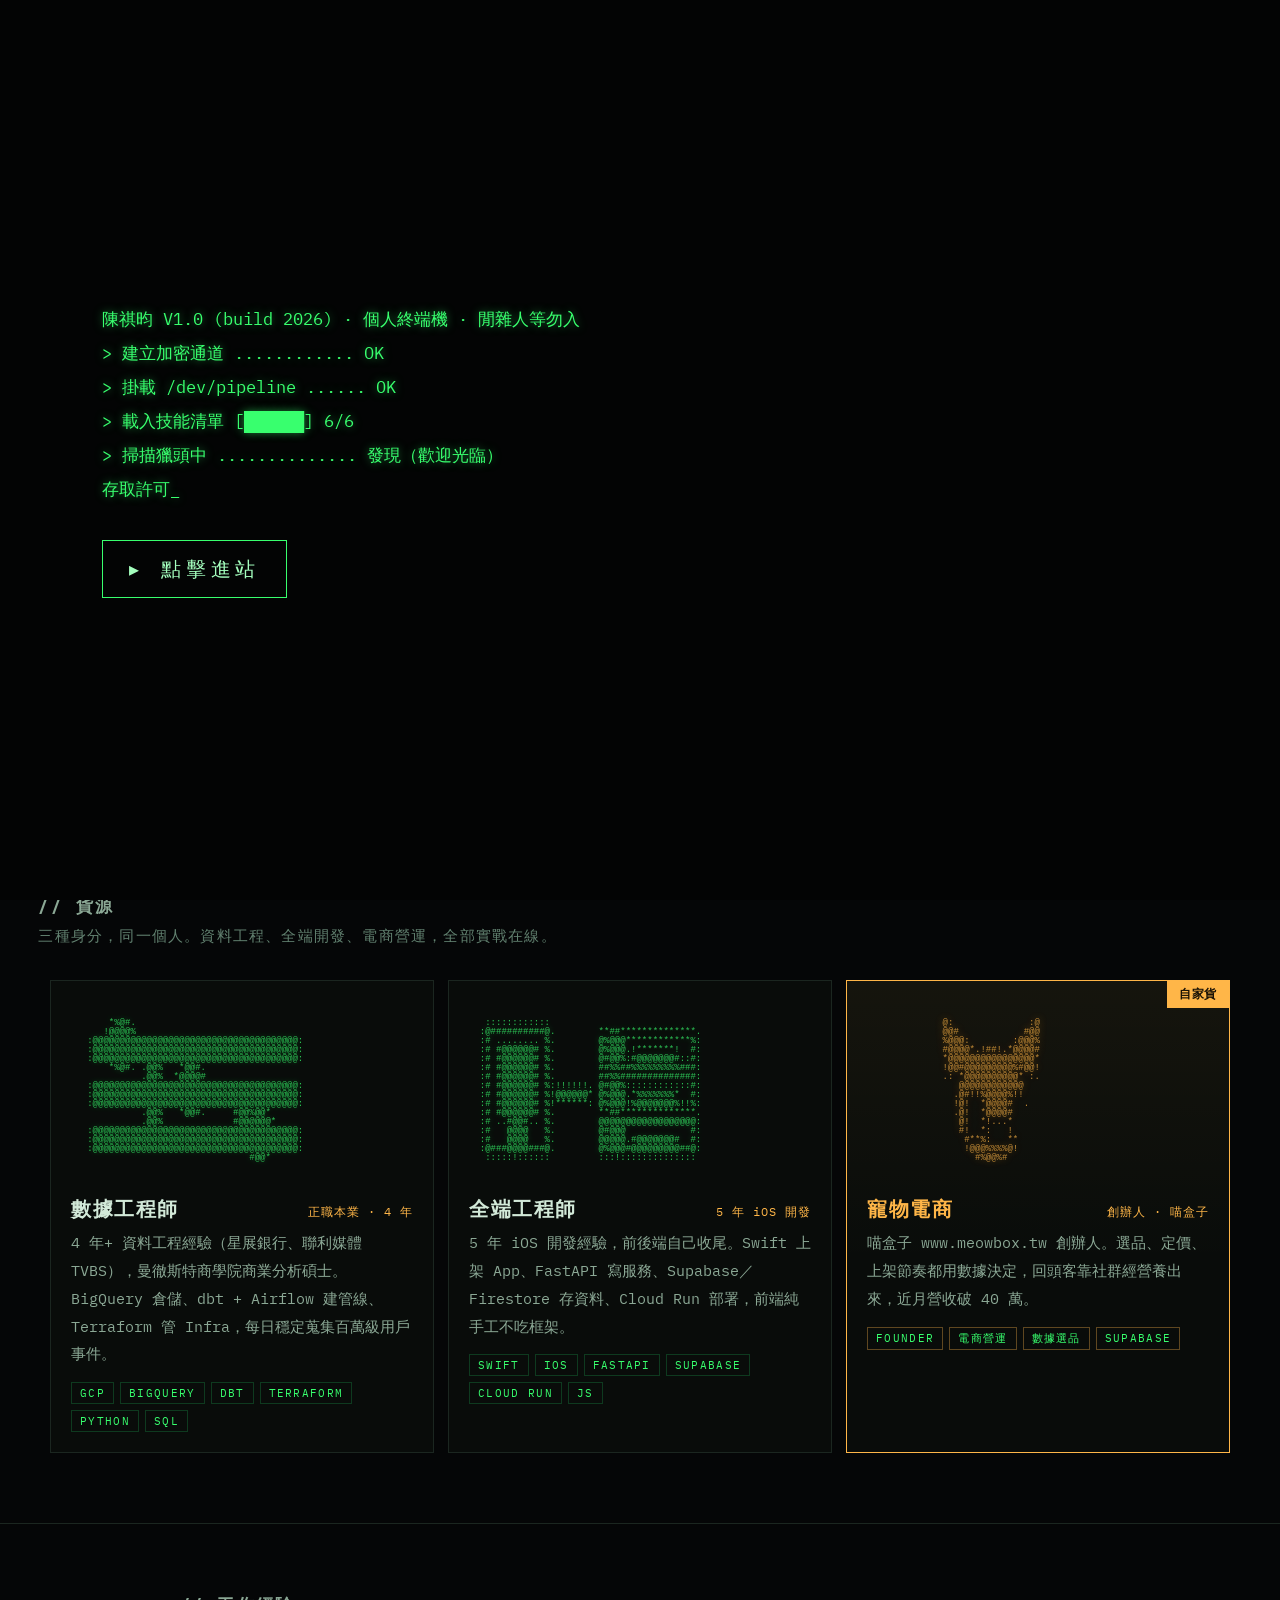
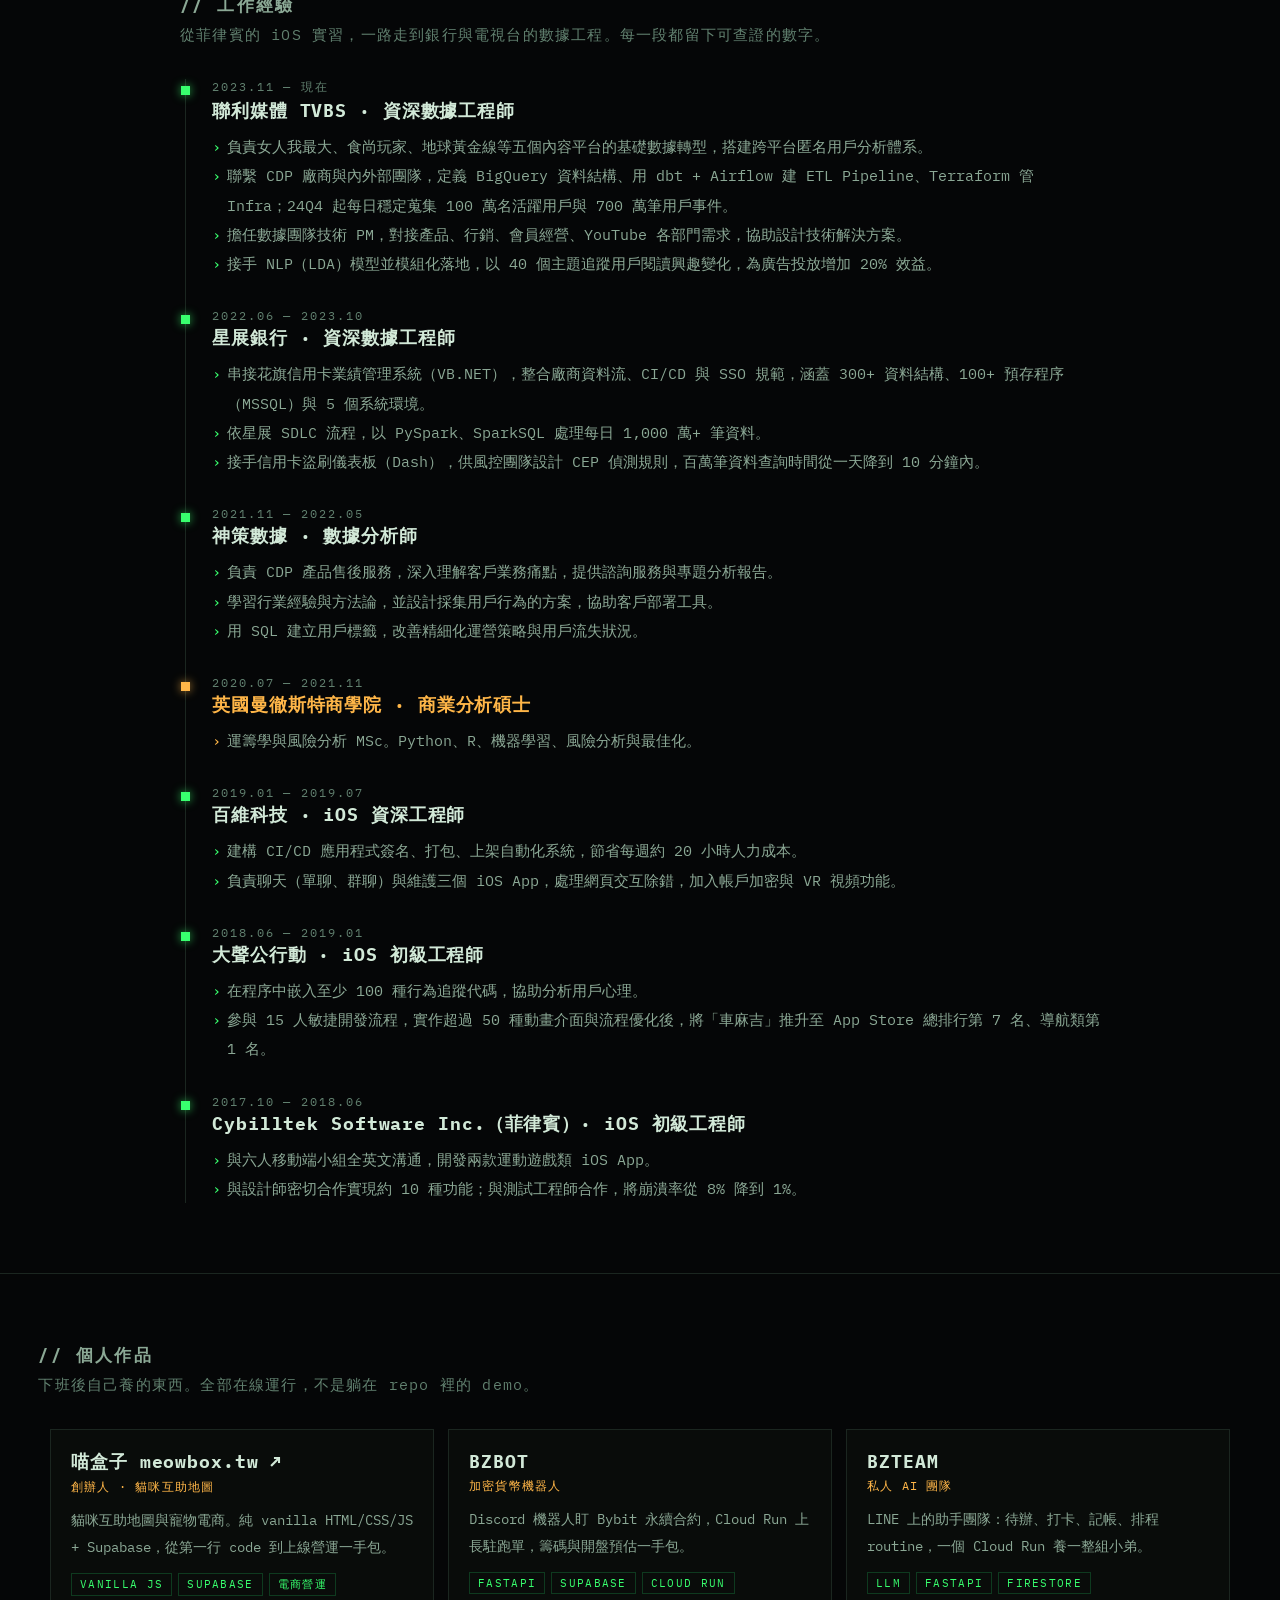
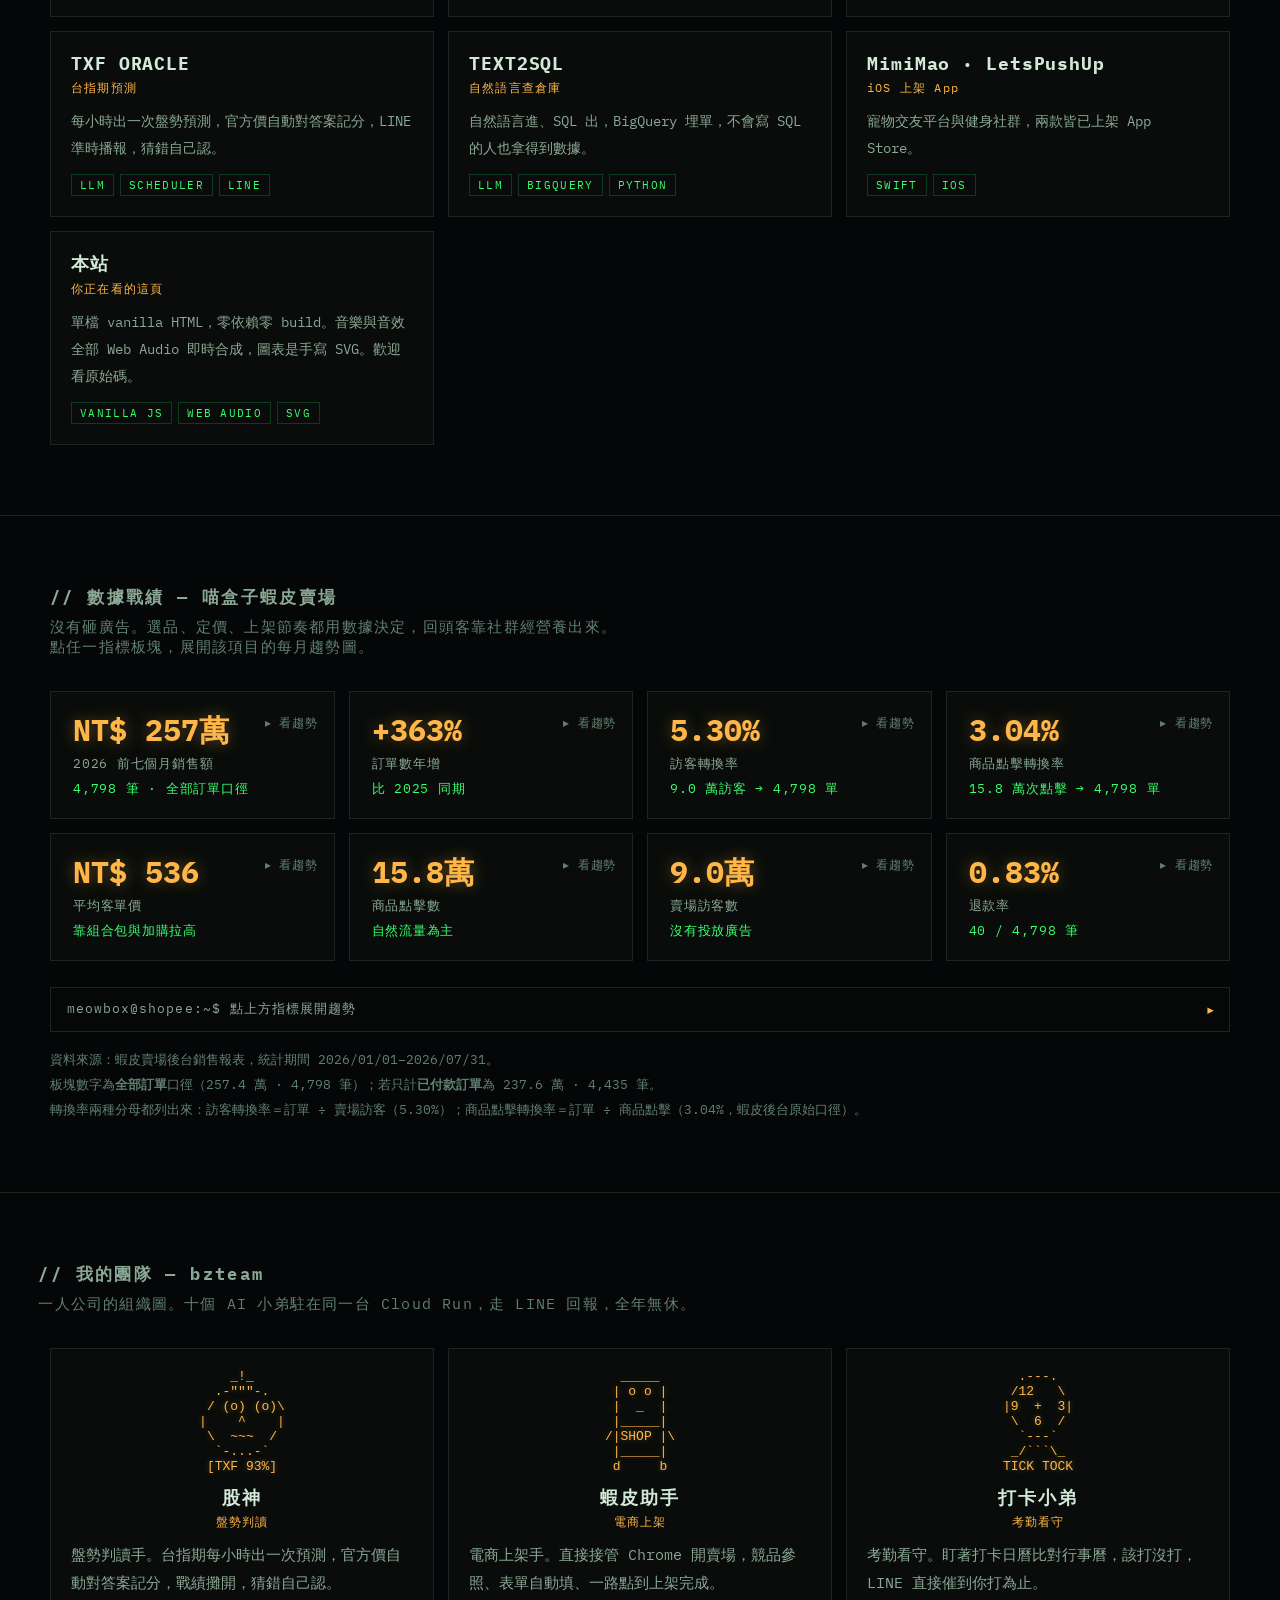
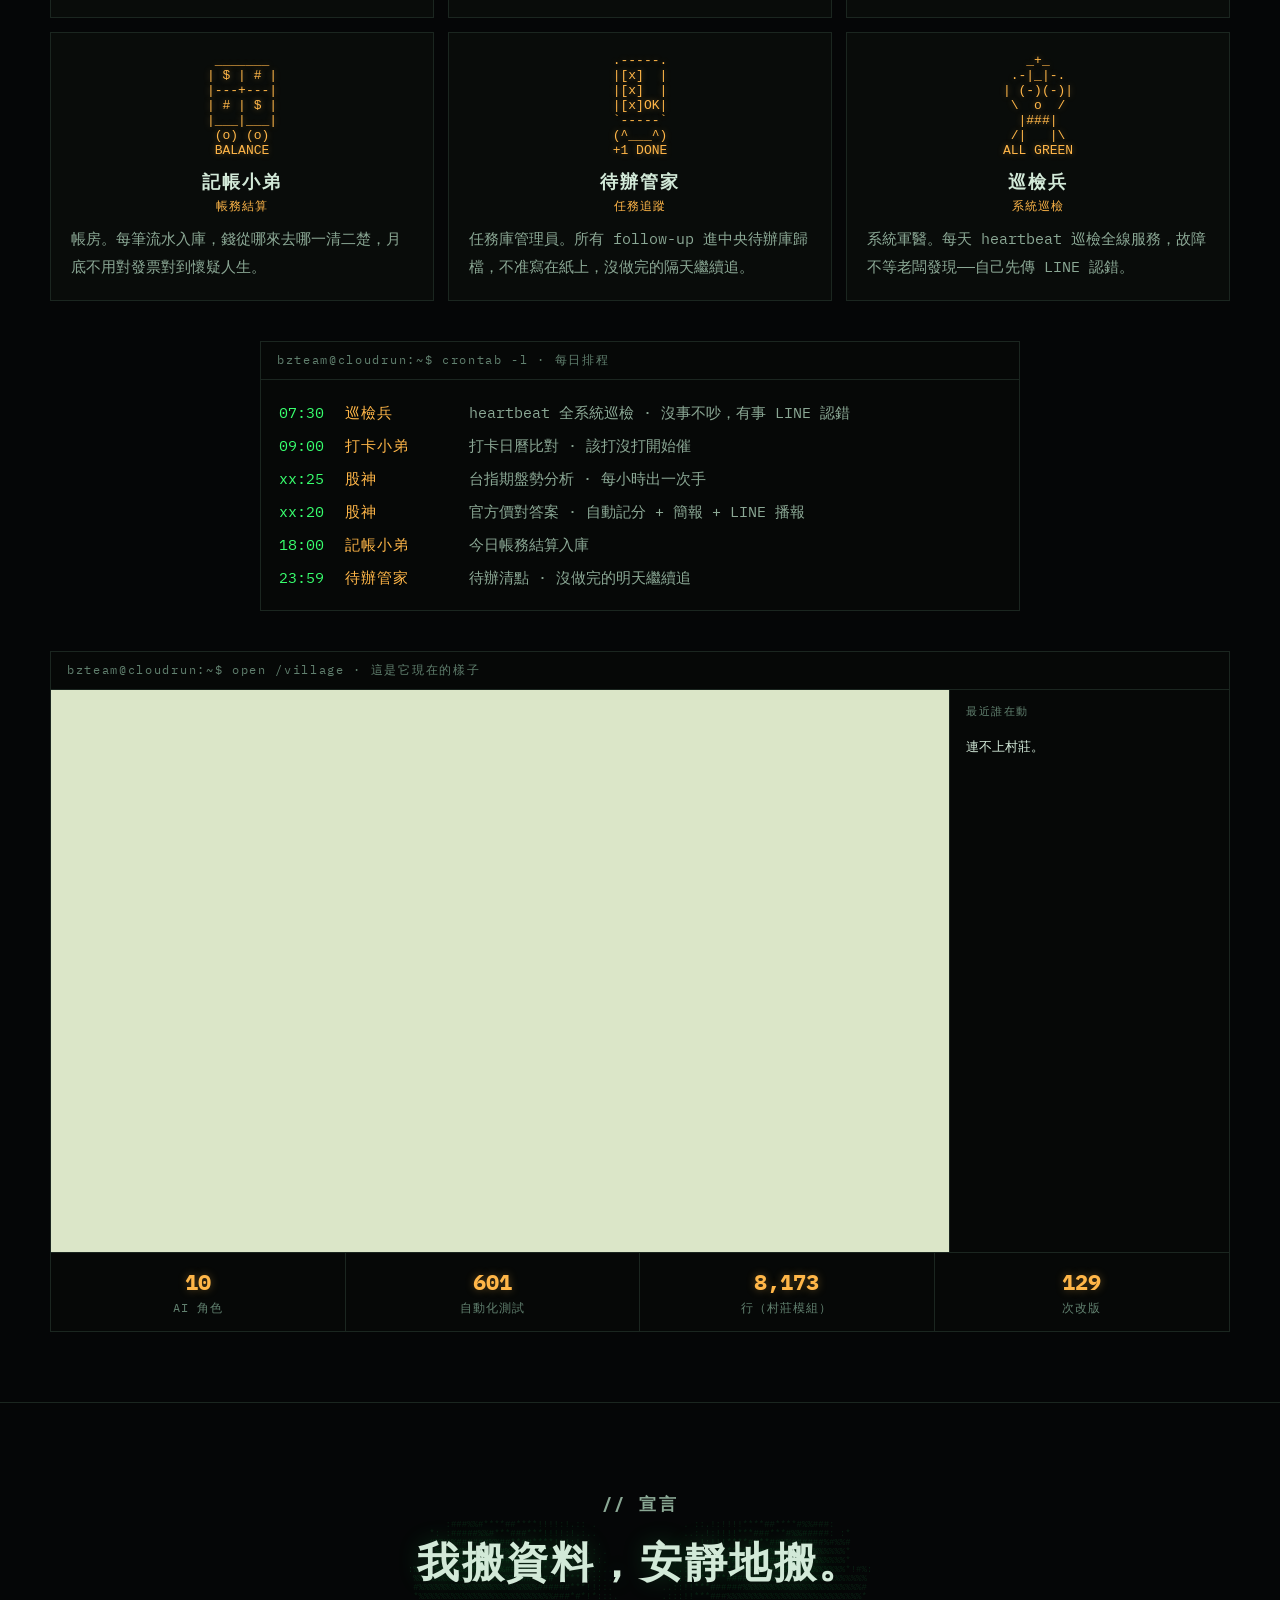
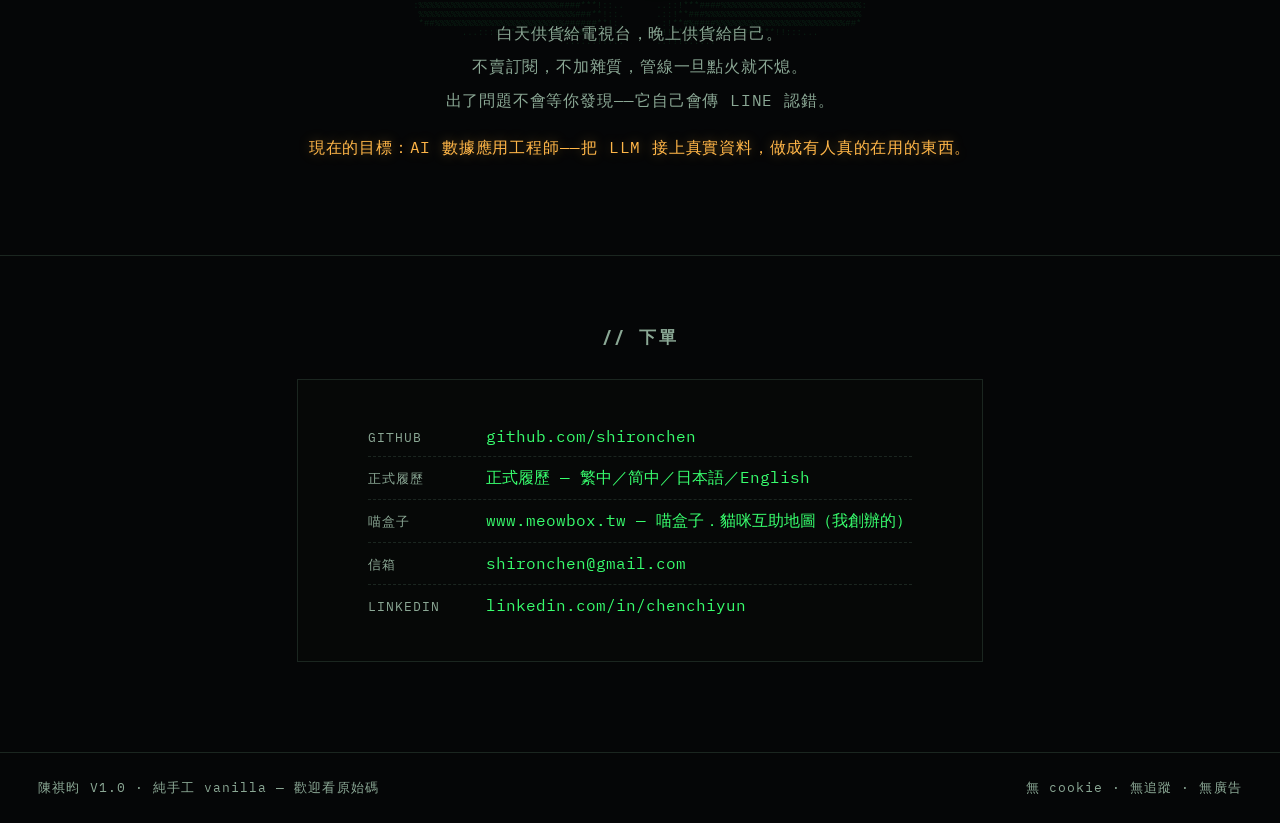
<file: index.html>
<!doctype html>
<html lang="zh-Hant">
<head>
<meta charset="utf-8">
<meta name="viewport" content="width=device-width,initial-scale=1">
<title>陳祺昀 — AI 數據應用工程師</title>
<meta name="description" content="陳祺昀（bz）— AI 數據應用工程師。把 LLM 接上真實資料管線，做成有人在用的產品。TVBS／星展銀行 4 年資料工程，5 年 iOS 開發，喵盒子創辦人。">
<link rel="canonical" href="https://shironchen.github.io/">

<!-- favicon：內嵌 SVG，維持零檔案依賴 -->
<link rel="icon" href="data:image/svg+xml,%3Csvg xmlns='http://www.w3.org/2000/svg' viewBox='0 0 32 32'%3E%3Crect width='32' height='32' fill='%23050607'/%3E%3Ctext x='16' y='23' font-family='monospace' font-size='19' font-weight='700' fill='%2338ff6e' text-anchor='middle'%3EBZ%3C/text%3E%3C/svg%3E">
<link rel="apple-touch-icon" href="./og.png">

<!-- 社群預覽卡（LinkedIn／LINE／Slack／FB） -->
<meta property="og:type" content="profile">
<meta property="og:site_name" content="陳祺昀 · 個人終端機">
<meta property="og:title" content="陳祺昀 — AI 數據應用工程師">
<meta property="og:description" content="資料管線 · LLM 應用 · 全端 · 喵盒子創辦人。TVBS／星展銀行 4 年資料工程，5 年 iOS 開發。">
<meta property="og:url" content="https://shironchen.github.io/">
<meta property="og:image" content="https://shironchen.github.io/og.png">
<meta property="og:image:width" content="1200">
<meta property="og:image:height" content="630">
<meta property="og:locale" content="zh_TW">
<meta name="twitter:card" content="summary_large_image">
<meta name="twitter:title" content="陳祺昀 — AI 數據應用工程師">
<meta name="twitter:description" content="資料管線 · LLM 應用 · 全端 · 喵盒子創辦人。">
<meta name="twitter:image" content="https://shironchen.github.io/og.png">

<!-- 讓搜尋引擎知道「陳祺昀」是誰（頁面內容由 JS 生成，這段是純文字保底） -->
<script type="application/ld+json">
{"@context":"https://schema.org","@type":"Person","name":"陳祺昀","alternateName":"Chen Chi Yun",
"jobTitle":"AI 數據應用工程師","url":"https://shironchen.github.io/","image":"https://shironchen.github.io/og.png",
"email":"mailto:shironchen@gmail.com",
"address":{"@type":"PostalAddress","addressLocality":"台北","addressCountry":"TW"},
"alumniOf":{"@type":"CollegeOrUniversity","name":"University of Manchester, Alliance Manchester Business School"},
"worksFor":{"@type":"Organization","name":"聯利媒體 TVBS"},
"knowsAbout":["資料工程","BigQuery","dbt","Airflow","Terraform","LLM 應用","Swift／iOS","電商營運"],
"sameAs":["https://github.com/shironchen","https://www.linkedin.com/in/chenchiyun","https://www.meowbox.tw/"]}
</script>

<link rel="preconnect" href="https://fonts.googleapis.com">
<link rel="preconnect" href="https://fonts.gstatic.com" crossorigin>
<link href="https://fonts.googleapis.com/css2?family=IBM+Plex+Mono:wght@400;500;700&display=swap" rel="stylesheet">
<style>
/* ============ TOKENS ============ */
:root{
  --bg:#050607;
  --panel:#090c0a;
  --panel2:#060807;
  --ink:#d2e9d8;
  --dim:#8ba895;
  --dimmer:#61806f;
  --line:#1b2620;
  --grn:#38ff6e;
  --grn2:#a4ffbe;
  --grndk:#0e3a1f;
  --red:#ff4040;
  --amb:#ffb648;
  --blu:#4a58ff;
  --font:'IBM Plex Mono','Cascadia Mono',ui-monospace,Consolas,monospace;
}
*{margin:0;padding:0;box-sizing:border-box}
html{scroll-behavior:smooth}
body{background:var(--bg);color:var(--ink);font-family:var(--font);
  overflow-x:hidden;-webkit-font-smoothing:antialiased}
a{color:var(--grn);text-decoration:none}
::selection{background:var(--grn);color:#04120a}

/* ============ CRT LAYERS (scanlines / vignette / flicker) ============ */
body::before{content:'';position:fixed;inset:0;z-index:300;pointer-events:none;
  background:repeating-linear-gradient(0deg,rgba(0,0,0,.16) 0 1px,transparent 1px 3px)}
#vig{position:fixed;inset:0;z-index:305;pointer-events:none;
  background:radial-gradient(ellipse at center,transparent 60%,rgba(0,0,0,.42) 100%)}
#grain{position:fixed;inset:0;width:100%;height:100%;z-index:310;pointer-events:none;
  opacity:.03;image-rendering:pixelated}
body::after{content:'';position:fixed;inset:0;z-index:315;pointer-events:none;
  background:rgba(150,255,190,.015);opacity:0;animation:flick 5s steps(1) infinite}
@keyframes flick{0%,92%,100%{opacity:0}93%{opacity:1}94%{opacity:0}96%{opacity:.6}97%{opacity:0}}

/* ============ MATRIX RAIN ============ */
#rainBg{position:fixed;inset:0;width:100%;height:100%;z-index:-1;pointer-events:none}
#rainFg{position:fixed;inset:0;width:100%;height:100%;z-index:60;pointer-events:none;
  mix-blend-mode:screen;opacity:.75}

/* ============ BOOT GATE ============ */
#boot{position:fixed;inset:0;z-index:900;background:#030404;display:flex;
  flex-direction:column;justify-content:center;align-items:flex-start;
  padding:8vh 8vw;cursor:pointer;transition:opacity .6s}
#boot.off{opacity:0;pointer-events:none}
#bootLog{font-family:var(--font);font-size:clamp(13px,1.9vw,17px);line-height:2;
  color:var(--grn);text-shadow:0 0 8px rgba(56,255,110,.5);white-space:pre-wrap}
#bootEnter{margin-top:34px;font-size:clamp(15px,2.2vw,20px);letter-spacing:.24em;
  color:var(--grn2);border:1px solid var(--grn);padding:14px 26px;
  animation:pulse 1.2s ease-in-out infinite}
#bootEnter.hide{display:none}
@keyframes pulse{0%,100%{box-shadow:0 0 6px rgba(56,255,110,.25)}
  50%{box-shadow:0 0 26px rgba(56,255,110,.65)}}
.cursor::after{content:'█';animation:blink 1s steps(1) infinite}
@keyframes blink{0%,49%{opacity:1}50%,100%{opacity:0}}

/* ============ HEADER ============ */
header{position:sticky;top:0;z-index:100;display:flex;justify-content:space-between;
  align-items:center;padding:14px 3vw;background:rgba(5,6,7,.88);
  border-bottom:1px solid var(--line);backdrop-filter:blur(3px)}
.brand{font-size:22px;font-weight:700;letter-spacing:.1em;color:var(--ink)}
nav{display:flex;gap:12px;align-items:center;font-size:14px;letter-spacing:.14em}
nav a{color:var(--dim)}
nav a:hover{color:var(--grn)}
.chipBtn{background:transparent;border:1px solid var(--dimmer);color:var(--dim);
  font-family:var(--font);font-size:13px;letter-spacing:.14em;padding:7px 13px;cursor:pointer}
.chipBtn.on{color:var(--grn);border-color:var(--grn);
  box-shadow:0 0 14px rgba(56,255,110,.3);text-shadow:0 0 8px rgba(56,255,110,.6)}
#clock{color:var(--dimmer);font-size:13px;letter-spacing:.14em}

/* ============ GLITCH ============ */
.glitch{position:relative;display:inline-block}
.glitch::before,.glitch::after{content:attr(data-t);position:absolute;left:0;top:0;
  width:100%;overflow:hidden;pointer-events:none;opacity:0}
.glitch::before{color:var(--blu);clip-path:inset(0 0 52% 0);animation:g1 3.1s steps(1) infinite}
.glitch::after{color:var(--red);clip-path:inset(52% 0 0 0);animation:g2 2.7s steps(1) infinite}
@keyframes g1{0%,91%{opacity:0;transform:none}92%,94%{opacity:.85;transform:translate(-3px,-1px)}95%{opacity:0}}
@keyframes g2{0%,88%{opacity:0;transform:none}89%,91%{opacity:.85;transform:translate(3px,1px)}92%{opacity:0}}

/* ============ TICKER ============ */
.ticker{overflow:hidden;border-bottom:1px solid var(--line);background:#040504;
  padding:7px 0;white-space:nowrap}
.tickIn{display:inline-block;font-size:13px;letter-spacing:.12em;color:var(--grn);
  text-shadow:0 0 8px rgba(56,255,110,.45);animation:tick 60s linear infinite}
@keyframes tick{from{transform:translateX(0)}to{transform:translateX(-50%)}}

/* ============ HERO ============ */
.hero{padding:12vh 6vw 9vh;position:relative}
.over{font-size:16px;letter-spacing:.1em;color:var(--grn2);margin-bottom:20px}
/* 視覺標題與 SEO 標題分離：大字保留設計感，h1 給搜尋引擎讀真名 */
.sr-only{position:absolute;width:1px;height:1px;padding:0;margin:-1px;
  overflow:hidden;clip:rect(0 0 0 0);white-space:nowrap;border:0}
.hero .h1{font-size:clamp(38px,5.6vw,80px);line-height:1.02;font-weight:700;
  color:var(--ink);text-shadow:0 0 30px rgba(56,255,110,.12)}
.hero .sub{margin:26px 0 32px;max-width:640px;font-size:17px;color:var(--dim);
  letter-spacing:.06em;line-height:1.9}
.openTo{display:inline-block;margin:0 0 30px;border:1px solid var(--grn);
  background:rgba(56,255,110,.06);color:var(--grn2);padding:11px 18px;
  font-size:14px;letter-spacing:.06em;line-height:1.7}
.openTo b{color:var(--grn);font-weight:700}
.openTo .dotLive{display:inline-block;width:7px;height:7px;background:var(--grn);
  border-radius:50%;margin-right:9px;vertical-align:middle;
  box-shadow:0 0 8px rgba(56,255,110,.9);animation:beat 2s ease-in-out infinite}
@keyframes beat{0%,100%{opacity:1}50%{opacity:.25}}
.heroBtns{display:flex;gap:14px;flex-wrap:wrap}
.btn{display:inline-block;border:1px solid var(--grn);color:var(--grn);
  padding:15px 28px;font-size:14px;letter-spacing:.1em;transition:.15s;background:transparent}
.btn:hover{box-shadow:0 0 22px rgba(56,255,110,.35),inset 0 0 12px rgba(56,255,110,.12);
  transform:translateY(-1px)}
.btn.solid{background:var(--grn);color:#04120a;font-weight:700}
.btn.solid:hover{background:var(--grn2)}

/* meowbox CTA — amber so it reads as a separate destination, not a jump link */
.btn.meow{border-color:var(--amb);color:var(--amb)}
.btn.meow:hover{box-shadow:0 0 22px rgba(255,182,72,.45),inset 0 0 12px rgba(255,182,72,.14);
  background:rgba(255,182,72,.06)}

/* the founder card is the one piece of the supply that is actually mine */
.card.feat{border-color:var(--amb);background:linear-gradient(180deg,rgba(255,182,72,.05),transparent 60%),var(--panel)}
.card.feat:hover{border-color:var(--amb);box-shadow:0 0 30px rgba(255,182,72,.28)}
.card.feat pre.art{color:var(--amb);text-shadow:0 0 8px rgba(255,182,72,.5)}
.card.feat h3{color:var(--amb)}
.card.feat .chips span{border-color:rgba(255,182,72,.35)}
.card .ribbon{position:absolute;top:0;right:0;background:var(--amb);color:#1a1206;
  font-size:12px;font-weight:700;letter-spacing:.06em;padding:5px 12px}

/* ============ STATS ============ */
.stats{display:grid;grid-template-columns:repeat(4,1fr);border-top:1px solid var(--line);
  border-bottom:1px solid var(--line)}
.stat{padding:26px 3vw;border-right:1px solid var(--line);text-align:center}
.stat:last-child{border-right:none}
.stat b{display:block;font-size:clamp(26px,3.4vw,40px);color:var(--grn);
  text-shadow:0 0 14px rgba(56,255,110,.4)}
.stat span{font-size:13px;letter-spacing:.1em;color:var(--dim)}

/* ============ SUPPLY ============ */
.supply{padding:70px 3vw}
h2{font-size:17px;letter-spacing:.14em;color:var(--dim);margin-bottom:8px}
.secSub{font-size:15px;color:var(--dimmer);letter-spacing:.08em;margin-bottom:34px}
.grid{display:grid;grid-template-columns:repeat(3,1fr);gap:14px;max-width:1180px;margin:0 auto}
.card{border:1px solid var(--line);background:var(--panel);padding:20px;
  cursor:pointer;transition:.18s;position:relative;overflow:hidden}
.card:hover{border-color:var(--grn);box-shadow:0 0 24px rgba(56,255,110,.14);
  transform:translateY(-2px)}
.card pre.art{font-size:9px;line-height:9px;color:var(--grn);opacity:.75;
  margin-bottom:14px;text-shadow:0 0 6px rgba(56,255,110,.4);overflow:hidden}
.cardHead{display:flex;justify-content:space-between;align-items:baseline;
  gap:8px;flex-wrap:wrap;margin-bottom:6px}
.card h3{font-size:20px;letter-spacing:.08em;color:var(--ink)}
.tag{font-size:12px;letter-spacing:.08em;color:var(--amb);white-space:nowrap}
.card p{font-size:15px;line-height:1.85;color:var(--dim);margin-bottom:14px}
.chips{display:flex;flex-wrap:wrap;gap:6px}
.chips span{font-size:11px;letter-spacing:.12em;color:var(--grn);
  border:1px solid var(--grndk);padding:3px 8px}

/* ============ 工作經驗 ============ */
.exp{padding:70px 3vw;border-top:1px solid var(--line)}
.expWrap{max-width:920px;margin:0 auto}
.tl{border-left:1px solid var(--line);margin-left:5px}
.job{position:relative;padding:0 0 30px 26px}
.job:last-child{padding-bottom:0}
.job::before{content:'';position:absolute;left:-5px;top:7px;width:9px;height:9px;
  background:var(--grn);box-shadow:0 0 10px rgba(56,255,110,.7)}
.job.edu::before{background:var(--amb);box-shadow:0 0 10px rgba(255,182,72,.7)}
.job .when{font-size:12px;letter-spacing:.16em;color:var(--dimmer)}
.job h3{font-size:18px;letter-spacing:.05em;color:var(--ink);margin:3px 0 9px}
.job.edu h3{color:var(--amb)}
.job li{list-style:none;font-size:15px;line-height:1.95;color:var(--dim);
  padding-left:15px;position:relative}
.job li::before{content:'›';position:absolute;left:0;color:var(--grn)}
.job.edu li::before{color:var(--amb)}

/* ============ 個人作品 ============ */
.works{padding:70px 3vw;border-top:1px solid var(--line)}
.wGrid{display:grid;grid-template-columns:repeat(3,1fr);gap:14px;max-width:1180px;margin:0 auto}
.work{display:block;border:1px solid var(--line);background:var(--panel);padding:20px;
  transition:.16s}
.work:hover{border-color:var(--grn);box-shadow:0 0 22px rgba(56,255,110,.14);
  transform:translateY(-2px)}
a.work:hover h3{text-shadow:0 0 12px rgba(56,255,110,.5)}
.work h3{font-size:18px;letter-spacing:.05em;color:var(--ink)}
.work .wt{display:block;font-size:12px;letter-spacing:.1em;color:var(--amb);margin:5px 0 11px}
.work p{font-size:14px;line-height:1.9;color:var(--dim);margin-bottom:13px}

/* ============ BIZ (shopee numbers) ============ */
.biz{padding:70px 3vw;border-top:1px solid var(--line)}
.bizWrap{max-width:1180px;margin:0 auto}
.bizGrid{display:grid;grid-template-columns:repeat(4,1fr);gap:14px;margin-bottom:26px}
.bizStat{border:1px solid var(--line);background:var(--panel);padding:20px 22px;
  width:100%;min-width:0;text-align:left;font-family:var(--font);cursor:pointer;position:relative;
  transition:.16s}
.bizStat:hover{border-color:var(--amb);box-shadow:0 0 22px rgba(255,182,72,.16);
  transform:translateY(-2px)}
.bizStat .go{position:absolute;right:16px;top:16px;font-size:12px;letter-spacing:.06em;
  color:var(--dimmer);transition:.16s}
.bizStat:hover .go{color:var(--amb)}
.bizStat.on{border-color:var(--amb);background:linear-gradient(180deg,rgba(255,182,72,.07),transparent 70%),var(--panel);
  box-shadow:0 0 26px rgba(255,182,72,.22)}
.bizStat.on .go{color:var(--amb)}
.bizStat b{display:block;font-size:clamp(22px,2.4vw,30px);color:var(--amb);
  text-shadow:0 0 16px rgba(255,182,72,.35);line-height:1.2;padding-right:62px}
.bizStat span{display:block;margin-top:7px;font-size:13px;letter-spacing:.06em;color:var(--dim)}
.bizStat i{font-style:normal;color:var(--grn)}
/* 可收合面板 */
.panel{border:1px solid var(--line);background:var(--panel2)}
.panelHead{display:flex;align-items:center;justify-content:space-between;gap:12px;width:100%;
  padding:12px 16px;background:transparent;border:0;border-bottom:1px solid var(--line);
  color:var(--dim);font-family:var(--font);font-size:13px;letter-spacing:.08em;
  cursor:pointer;text-align:left}
.panelHead:hover{color:var(--amb)}
.panelHead .caret{color:var(--amb);transition:transform .25s}
.panel.closed .panelHead{border-bottom-color:transparent}
.panel.closed .caret{transform:rotate(-90deg)}
.panelBody{overflow:hidden;transition:max-height .35s ease}
/* 折線圖 */
.chartWrap{position:relative;padding:14px 16px 16px;touch-action:pan-y}
.chartWrap svg{display:block;width:100%;height:auto;overflow:visible}
.gridline{stroke:var(--line);stroke-width:1}
.axtx{fill:var(--dim);font-family:var(--font);font-size:12px}
.area{fill:url(#gAmb)}
.pline{fill:none;stroke:var(--amb);stroke-width:2;stroke-linejoin:round;stroke-linecap:round;
  filter:drop-shadow(0 0 6px rgba(255,182,72,.55))}
.pline.anim{transition:stroke-dashoffset 1.1s ease-out}
.dot{fill:var(--panel2);stroke:var(--amb);stroke-width:2}
.hair{stroke:var(--amb);stroke-width:1;stroke-dasharray:3 3;opacity:0}
.hdot{fill:var(--amb);opacity:0;filter:drop-shadow(0 0 8px rgba(255,182,72,.9))}
.chartWrap.live .hair,.chartWrap.live .hdot{opacity:1}
.tip{position:absolute;pointer-events:none;opacity:0;transition:opacity .12s;
  border:1px solid var(--amb);background:rgba(4,5,4,.96);padding:10px 14px;font-size:13px;
  line-height:1.75;white-space:nowrap;z-index:4;box-shadow:0 0 20px rgba(255,182,72,.28)}
.chartWrap.live .tip{opacity:1}
.tip .tm{color:var(--dim);font-size:12px}
.tip b{color:var(--amb);font-size:16px}
.tip .sub{color:var(--dim)}
.chartHint{padding:0 16px 15px;font-size:12px;color:var(--dimmer);letter-spacing:.06em}
.bizNote{margin-top:16px;font-size:13px;line-height:1.9;color:var(--dimmer)}

/* ============ CREW ============ */
.crew{padding:70px 3vw;border-top:1px solid var(--line)}
.crewGrid{display:grid;grid-template-columns:repeat(3,1fr);gap:14px;max-width:1180px;margin:0 auto 40px}
.member{border:1px solid var(--line);background:var(--panel);padding:20px;
  text-align:center;transition:.18s}
.member:hover{border-color:var(--amb);box-shadow:0 0 24px rgba(255,182,72,.12)}
.member pre{font-size:13px;line-height:15px;color:var(--amb);
  text-shadow:0 0 6px rgba(255,182,72,.4);margin-bottom:12px}
.member h3{font-size:18px;letter-spacing:.1em;color:var(--ink)}
.member .code{font-size:12px;letter-spacing:.08em;color:var(--amb);margin:4px 0 10px}
.member p{font-size:15px;line-height:1.85;color:var(--dim);text-align:left}
.opsLog{max-width:760px;margin:0 auto;border:1px solid var(--line);background:var(--panel2)}
.opsBar{padding:10px 16px;border-bottom:1px solid var(--line);font-size:12px;
  letter-spacing:.14em;color:var(--dimmer)}
.opsBody{padding:16px 18px;font-size:15px;line-height:2.2}
.village{max-width:1180px;margin:40px auto 0;border:1px solid var(--line);background:var(--panel2)}
.villageBody{display:grid;grid-template-columns:1fr 280px}
.villageFrame{position:relative;aspect-ratio:16/10;background:#dbe6c8;overflow:hidden}
.villageFeed{border-left:1px solid var(--line);padding:14px 16px;overflow:auto;
  max-height:100%;font-size:13px}
.villageFeed h4{font-size:11px;letter-spacing:.14em;color:var(--dimmer);
  margin-bottom:10px;font-weight:400}
.feedRow{padding:7px 0;border-bottom:1px solid var(--line);line-height:1.65}
.feedRow:last-child{border-bottom:0}
.feedRow .who{color:var(--amb);margin-right:6px}
.feedRow .act{color:var(--dim)}
.feedRow .at{display:block;font-size:11px;color:var(--dimmer);margin-top:2px}
@media(max-width:820px){.villageBody{grid-template-columns:1fr}
  .villageFeed{border-left:0;border-top:1px solid var(--line);max-height:220px}}
.villageFrame iframe{position:absolute;inset:0;width:100%;height:100%;border:0;display:block}
.villageStats{display:grid;grid-template-columns:repeat(4,1fr);border-top:1px solid var(--line)}
.villageStats div{padding:14px 10px;text-align:center;border-right:1px solid var(--line)}
.villageStats div:last-child{border-right:0}
.villageStats b{display:block;font-size:22px;color:var(--amb);
  text-shadow:0 0 8px rgba(255,182,72,.35)}
.villageStats span{font-size:12px;letter-spacing:.08em;color:var(--dimmer)}
@media(max-width:820px){.villageStats{grid-template-columns:repeat(2,1fr)}
  .villageStats div:nth-child(2){border-right:0}
  .villageStats div:nth-child(-n+2){border-bottom:1px solid var(--line)}}
.opsRow{display:flex;gap:14px;flex-wrap:wrap}
.opsRow .t{color:var(--grn);min-width:52px}
.opsRow .w{color:var(--amb);min-width:110px;letter-spacing:.06em}
.opsRow .d{color:var(--dim);flex:1;min-width:200px}

/* ============ MANIFESTO ============ */
.manifesto{position:relative;padding:90px 6vw;border-top:1px solid var(--line);
  text-align:center;overflow:hidden}
#wings{position:absolute;left:50%;top:50%;transform:translate(-50%,-50%);
  font-size:9px;line-height:9px;color:var(--grndk);opacity:.5;pointer-events:none;
  white-space:pre}
.manifesto .in{position:relative;z-index:2;max-width:680px;margin:0 auto}
.manifesto .big{font-size:clamp(26px,4vw,42px);font-weight:700;letter-spacing:.06em;
  margin:18px 0 26px;text-shadow:0 0 24px rgba(56,255,110,.2)}
.manifesto p{font-size:16px;line-height:2.1;color:var(--dim);letter-spacing:.05em}
.manifesto .goal{display:inline-block;margin-top:14px;color:var(--amb);
  text-shadow:0 0 12px rgba(255,182,72,.35)}

/* ============ CONTACT ============ */
.contact{padding:70px 3vw 90px;border-top:1px solid var(--line);text-align:center}
.orderBox{display:inline-block;max-width:100%;box-sizing:border-box;
  border:1px solid var(--line);background:var(--panel2);
  padding:36px clamp(20px,6vw,70px);margin-top:22px;text-align:left}
.orderRow{display:flex;gap:18px;align-items:baseline;padding:10px 0;
  border-bottom:1px dashed var(--line);font-size:16px}
.orderRow:last-child{border-bottom:none}
.orderRow .k{color:var(--dim);font-size:13px;letter-spacing:.08em;min-width:100px}
.orderRow a{overflow-wrap:anywhere}
.orderRow a:hover{text-shadow:0 0 10px rgba(56,255,110,.7)}

footer{padding:26px 3vw;border-top:1px solid var(--line);display:flex;
  justify-content:space-between;flex-wrap:wrap;gap:8px;
  font-size:13px;letter-spacing:.08em;color:var(--dim)}

/* ============ RWD / MOTION ============ */
@media(max-width:900px){
  .grid,.crewGrid,.wGrid{grid-template-columns:1fr}
  .bizGrid{grid-template-columns:repeat(2,1fr)}
  /* 窄螢幕改把「看趨勢」放回文件流，數字才不必為它讓出 62px，否則版面會被撐爆 */
  .bizStat{padding:16px 14px}
  .bizStat b{padding-right:0}
  .bizStat .go{position:static;display:block;margin-bottom:9px}
  .stats{grid-template-columns:repeat(2,1fr)}
  .stat:nth-child(2){border-right:none}
  .stat{border-bottom:1px solid var(--line)}
  .stat:nth-child(n+3){border-bottom:none}
  header{flex-wrap:wrap;row-gap:10px}
  nav{width:100%;justify-content:space-between;gap:6px;font-size:13px;letter-spacing:.04em}
  nav a{white-space:nowrap}
  .chipBtn{white-space:nowrap;padding:6px 9px;font-size:12px;letter-spacing:.04em}
  #clock{display:none}
  #wings{display:none}
}
@media(max-width:520px){
  .orderBox{display:block;width:100%;padding:24px 18px}
  .orderRow{flex-direction:column;align-items:flex-start;gap:2px}
  .orderRow .k{min-width:0}
  .hero{padding:9vh 6vw 7vh}
}
@media(prefers-reduced-motion:reduce){
  *{animation:none!important;transition:none!important}
  #rainBg,#rainFg,#grain{display:none}
}
</style>
</head>
<body>
<noscript>
  <style>#boot,#rainBg,#rainFg,#grain,#vig,.ticker{display:none!important}
    .nojs{max-width:760px;margin:0 auto;padding:9vh 6vw;line-height:2}
    .nojs h2{margin:26px 0 6px}
    .nojs a{border-bottom:1px solid var(--grndk)}
    .nojs .k{color:var(--dimmer);letter-spacing:.1em;font-size:13px}</style>
  <div class="nojs">
    <div class="k">// 這頁的互動內容需要 JavaScript。以下是純文字版。</div>
    <h2>陳祺昀（Chen Chi Yun）— AI 數據應用工程師</h2>
    <p>台北。4 年+ 資料工程（聯利媒體 TVBS、星展銀行），5 年 iOS 開發，
      曼徹斯特商學院商業分析碩士。喵盒子創辦人。<br>
      現在做的事：把 LLM 接上真實資料管線，做成有人真的在用的產品。</p>
    <h2>聯絡</h2>
    <p>信箱：<a href="mailto:shironchen@gmail.com">shironchen@gmail.com</a><br>
      正式履歷：<a href="./resume/">繁中／简中／日本語／English</a><br>
      GitHub：<a href="https://github.com/shironchen">github.com/shironchen</a><br>
      LinkedIn：<a href="https://www.linkedin.com/in/chenchiyun">linkedin.com/in/chenchiyun</a><br>
      喵盒子：<a href="https://www.meowbox.tw/">www.meowbox.tw</a></p>
  </div>
</noscript>

<div id="boot"><pre id="bootLog"></pre><div id="bootEnter" class="hide">▸ 點擊進站</div></div>

<canvas id="rainBg"></canvas>
<canvas id="rainFg"></canvas>
<canvas id="grain" width="160" height="90"></canvas>
<div id="vig"></div>

<header>
  <div class="brand glitch" data-t="陳祺昀">陳祺昀</div>
  <nav>
    <a href="#supply">貨源</a>
    <a href="#exp">經歷</a>
    <a href="#works">作品</a>
    <a href="#biz">戰績</a>
    <a href="#crew">團隊</a>
    <a href="#manifesto">宣言</a>
    <a href="#contact">聯絡</a>
    <span id="clock">--:--:--</span>
    <button class="chipBtn" id="sfxChip"
      title="這頁的背景音樂與音效全部由 Web Audio 即時合成，沒有任何音檔。點一下開啟。">♪ 音效:關</button>
  </nav>
</header>

<div class="ticker"><div class="tickIn" id="tick"></div></div>

<main>
  <section class="hero">
    <h1 class="sr-only">陳祺昀（Chen Chi Yun）— AI 數據應用工程師 · 資料工程 · LLM 應用 · 喵盒子創辦人 · 台北</h1>
    <div class="over">// 個人檔案 — 陳祺昀（BZ）· AI 數據應用工程師 · 喵盒子創辦人 · 台北</div>
    <div class="h1">AI<br>工程師_</div>
    <p class="sub">白天在電視台搬資料，晚上在電商倉庫搬貨。
      交貨準時，全年無休。</p>
    <div class="openTo"><span class="dotLive"></span>目前開放機會：<b>AI 數據應用工程師／資料工程師</b>　·　台北　·　歡迎直接來信</div>
    <div class="heroBtns">
      <a class="btn solid" href="#supply">看貨</a>
      <a class="btn" href="#contact">找我談</a>
      <a class="btn meow" href="https://www.meowbox.tw/" target="_blank" rel="noopener">喵盒子 www.meowbox.tw ↗</a>
    </div>
  </section>

  <section class="stats">
    <div class="stat"><b>7</b><span>出貨專案</span></div>
    <div class="stat"><b>24/7</b><span>管線運轉中</span></div>
    <div class="stat"><b>257萬</b><span>蝦皮賣場營收 · 2026 前七月</span></div>
    <div class="stat"><b>700萬</b><span>每日處理用戶事件 · TVBS</span></div>
  </section>

  <section class="supply" id="supply">
    <h2>// 貨源</h2>
    <p class="secSub">三種身分，同一個人。資料工程、全端開發、電商營運，全部實戰在線。</p>
    <div class="grid" id="grid"></div>
  </section>

  <section class="exp" id="exp">
    <div class="expWrap">
      <h2>// 工作經驗</h2>
      <p class="secSub">從菲律賓的 iOS 實習，一路走到銀行與電視台的數據工程。每一段都留下可查證的數字。</p>
      <div class="tl" id="tl"></div>
    </div>
  </section>

  <section class="works" id="works">
    <h2>// 個人作品</h2>
    <p class="secSub">下班後自己養的東西。全部在線運行，不是躺在 repo 裡的 demo。</p>
    <div class="wGrid" id="wGrid"></div>
  </section>

  <section class="biz" id="biz">
    <div class="bizWrap">
      <h2>// 數據戰績 — 喵盒子蝦皮賣場</h2>
      <p class="secSub">沒有砸廣告。選品、定價、上架節奏都用數據決定，回頭客靠社群經營養出來。<br>點任一指標板塊，展開該項目的每月趨勢圖。</p>
      <div class="bizGrid" id="bizGrid"></div>
      <div class="panel closed" id="bizPanel">
        <button class="panelHead" id="bizToggle" aria-expanded="false" aria-controls="bizBody">
          <span id="bizTitle">meowbox@shopee:~$ 點上方指標展開趨勢</span>
          <span class="caret">▾</span>
        </button>
        <div class="panelBody" id="bizBody" style="max-height:0">
          <div class="chartWrap" id="chartWrap">
            <svg id="chart" role="img" aria-label="每月營運數據折線圖"></svg>
            <div class="tip" id="tip"></div>
          </div>
          <div class="chartHint">滑過或點圖表查各月數字 · 點上方板塊換指標，再點一次收合</div>
        </div>
      </div>
      <p class="bizNote">資料來源：蝦皮賣場後台銷售報表，統計期間 2026/01/01–2026/07/31。<br>
        板塊數字為<b>全部訂單</b>口徑（257.4 萬 · 4,798 筆）；若只計<b>已付款訂單</b>為 237.6 萬 · 4,435 筆。<br>
        轉換率兩種分母都列出來：訪客轉換率＝訂單 ÷ 賣場訪客（5.30%）；商品點擊轉換率＝訂單 ÷ 商品點擊（3.04%，蝦皮後台原始口徑）。</p>
    </div>
  </section>

  <section class="crew" id="crew">
    <h2>// 我的團隊 — bzteam</h2>
    <p class="secSub">一人公司的組織圖。十個 AI 小弟駐在同一台 Cloud Run，走 LINE 回報，全年無休。</p>
    <div class="crewGrid" id="crewGrid"></div>
    <div class="opsLog">
      <div class="opsBar">bzteam@cloudrun:~$ crontab -l · 每日排程</div>
      <div class="opsBody" id="opsBody"></div>
    </div>

    <div class="village">
      <div class="opsBar">bzteam@cloudrun:~$ open /village · 這是它現在的樣子</div>
      <div class="villageBody">
        <div class="villageFrame">
          <iframe src="https://www.meowba.com/village?demo=1" loading="lazy"
                  title="像素村莊 · AI agent team" allow="autoplay"></iframe>
        </div>
        <div class="villageFeed">
          <h4>最近誰在動</h4>
          <div id="villageActs"><div class="feedRow act">連線中…</div></div>
        </div>
      </div>
      <div class="villageStats">
        <div><b>10</b><span>AI 角色</span></div>
        <div><b>601</b><span>自動化測試</span></div>
        <div><b>8,173</b><span>行（村莊模組）</span></div>
        <div><b>129</b><span>次改版</span></div>
      </div>
    </div>
  </section>

  <section class="manifesto" id="manifesto">
    <pre id="wings"></pre>
    <div class="in">
      <h2>// 宣言</h2>
      <div class="big">我搬資料，安靜地搬。</div>
      <p>白天供貨給電視台，晚上供貨給自己。<br>
        不賣訂閱，不加雜質，管線一旦點火就不熄。<br>
        出了問題不會等你發現——它自己會傳 LINE 認錯。<br>
        <span class="goal">現在的目標：AI 數據應用工程師——把 LLM 接上真實資料，做成有人真的在用的東西。</span></p>
    </div>
  </section>

  <section class="contact" id="contact">
    <h2>// 下單</h2>
    <div class="orderBox">
      <div class="orderRow"><span class="k">GITHUB</span>
        <a href="https://github.com/shironchen" target="_blank" rel="noopener">github.com/shironchen</a></div>
      <div class="orderRow"><span class="k">正式履歷</span>
        <a href="./resume/">正式履歷 — 繁中／简中／日本語／English</a></div>
      <div class="orderRow"><span class="k">喵盒子</span>
        <a href="https://www.meowbox.tw/" target="_blank" rel="noopener">www.meowbox.tw — 喵盒子．貓咪互助地圖（我創辦的）</a></div>
      <div class="orderRow"><span class="k">信箱</span>
        <a href="mailto:shironchen@gmail.com">shironchen@gmail.com</a></div>
      <div class="orderRow"><span class="k">LINKEDIN</span>
        <a href="https://www.linkedin.com/in/chenchiyun" target="_blank" rel="noopener">linkedin.com/in/chenchiyun</a></div>
    </div>
  </section>
</main>

<footer>
  <span>陳祺昀 V1.0 · 純手工 vanilla — 歡迎看原始碼</span>
  <span>無 cookie · 無追蹤 · 無廣告</span>
</footer>

<script>
'use strict';
const $=s=>document.querySelector(s);
const R=(a,b)=>a+Math.random()*(b-a);
const RM=matchMedia('(prefers-reduced-motion: reduce)').matches;

/* ---------------- ASCII RENDER (canvas → luminance → glyphs) ---------------- */
let _ac=null,_ag=null;
function asciiRender(cols,rows,drawFn,charset){
  charset=charset||' .:!*#%@';
  if(!_ac){_ac=document.createElement('canvas');
    _ag=_ac.getContext('2d',{willReadFrequently:true});}
  _ac.width=cols;_ac.height=rows;
  const g=_ag;
  g.setTransform(1,0,0,1,0,0);g.globalAlpha=1;
  g.fillStyle='#000';g.fillRect(0,0,cols,rows);
  g.fillStyle='#fff';g.strokeStyle='#fff';g.lineWidth=1;
  drawFn(g,cols,rows);
  const d=g.getImageData(0,0,cols,rows).data;
  let out='';
  for(let y=0;y<rows;y++){
    for(let x=0;x<cols;x++){
      const v=d[(y*cols+x)*4]/255;
      out+=charset[Math.min(charset.length-1,(v*charset.length)|0)];
    }
    out+='\n';
  }
  return out;
}
function circ(g,x,y,r,fill){g.beginPath();g.arc(x,y,r,0,7);fill?g.fill():g.stroke();}

/* ---------------- PROJECT CARD ART ---------------- */
const ART={
  data(g,w,h){ /* 資料管線：幹管 + 立管 + 閥 */
    for(let i=0;i<3;i++){const y=h*(.25+i*.25);
      g.fillRect(w*.08,y-1,w*.84,3);
      circ(g,w*(.2+i*.28),y,3,true);}
    g.fillRect(w*.3,h*.25,3,h*.5);
    g.fillRect(w*.66,h*.5,3,h*.25);
  },
  full(g,w,h){ /* 全端：手機 ↔ 伺服器堆疊 */
    g.strokeRect(w*.07,h*.16,w*.25,h*.68);
    g.fillRect(w*.115,h*.24,w*.16,h*.42);
    circ(g,w*.195,h*.75,2.2,true);
    g.fillRect(w*.34,h*.48,w*.15,2);
    for(let i=0;i<3;i++){
      g.strokeRect(w*.53,h*(.2+i*.24),w*.38,h*.16);
      circ(g,w*.59,h*(.28+i*.24),2,true);
      g.fillRect(w*.66,h*(.27+i*.24),w*.18,2);
    }
  },
  meowbox(g,w,h){ /* 貓 */
    circ(g,w/2,h*.58,h*.32,true);
    g.beginPath();g.moveTo(w*.32,h*.42);g.lineTo(w*.3,h*.08);g.lineTo(w*.46,h*.32);g.fill();
    g.beginPath();g.moveTo(w*.68,h*.42);g.lineTo(w*.7,h*.08);g.lineTo(w*.54,h*.32);g.fill();
    g.fillStyle='#000';
    g.fillRect(w*.4,h*.52,3,5);g.fillRect(w*.58,h*.52,3,5);
    g.fillRect(w*.485,h*.66,4,3);
  }
};

/* ---------------- THE SUPPLY ---------------- */
const GOODS=[
  {id:'data',name:'數據工程師',tag:'正職本業 · 4 年',
   desc:'4 年+ 資料工程經驗（星展銀行、聯利媒體 TVBS），曼徹斯特商學院商業分析碩士。BigQuery 倉儲、dbt + Airflow 建管線、Terraform 管 Infra，每日穩定蒐集百萬級用戶事件。',
   chips:['GCP','BIGQUERY','DBT','TERRAFORM','PYTHON','SQL']},
  {id:'full',name:'全端工程師',tag:'5 年 iOS 開發',
   desc:'5 年 iOS 開發經驗，前後端自己收尾。Swift 上架 App、FastAPI 寫服務、Supabase／Firestore 存資料、Cloud Run 部署，前端純手工不吃框架。',
   chips:['SWIFT','IOS','FASTAPI','SUPABASE','CLOUD RUN','JS']},
  {id:'meowbox',name:'寵物電商',tag:'創辦人 · 喵盒子',
   desc:'喵盒子 www.meowbox.tw 創辦人。選品、定價、上架節奏都用數據決定，回頭客靠社群經營養出來，近月營收破 40 萬。',
   chips:['FOUNDER','電商營運','數據選品','SUPABASE'],link:'https://www.meowbox.tw/'}
];
(function buildGrid(){
  const grid=$('#grid');
  for(const p of GOODS){
    const el=document.createElement('article');
    el.className='card';
    el.innerHTML='<pre class="art"></pre>'
      +'<div class="cardHead"><h3>'+p.name+'</h3><span class="tag">'+p.tag+'</span></div>'
      +'<p>'+p.desc+'</p>'
      +'<div class="chips">'+p.chips.map(c=>'<span>'+c+'</span>').join('')+'</div>';
    el.querySelector('.art').textContent=asciiRender(46,20,ART[p.id]);
    if(p.id==='meowbox'){
      el.classList.add('feat');
      el.insertAdjacentHTML('afterbegin','<span class="ribbon">自家貨</span>');
    }
    if(p.link){
      el.style.cursor='pointer';
      el.addEventListener('click',()=>window.open(p.link,'_blank','noopener'));
    }
    grid.appendChild(el);
  }
})();

/* ---------------- 工作經驗 ---------------- */
(function buildExp(){
  const JOBS=[
    {w:'2023.11 — 現在',t:'聯利媒體 TVBS · 資深數據工程師',d:[
      '負責女人我最大、食尚玩家、地球黃金線等五個內容平台的基礎數據轉型，搭建跨平台匿名用戶分析體系。',
      '聯繫 CDP 廠商與內外部團隊，定義 BigQuery 資料結構、用 dbt + Airflow 建 ETL Pipeline、Terraform 管 Infra；24Q4 起每日穩定蒐集 100 萬名活躍用戶與 700 萬筆用戶事件。',
      '擔任數據團隊技術 PM，對接產品、行銷、會員經營、YouTube 各部門需求，協助設計技術解決方案。',
      '接手 NLP（LDA）模型並模組化落地，以 40 個主題追蹤用戶閱讀興趣變化，為廣告投放增加 20% 效益。']},
    {w:'2022.06 — 2023.10',t:'星展銀行 · 資深數據工程師',d:[
      '串接花旗信用卡業績管理系統（VB.NET），整合廠商資料流、CI/CD 與 SSO 規範，涵蓋 300+ 資料結構、100+ 預存程序（MSSQL）與 5 個系統環境。',
      '依星展 SDLC 流程，以 PySpark、SparkSQL 處理每日 1,000 萬+ 筆資料。',
      '接手信用卡盜刷儀表板（Dash），供風控團隊設計 CEP 偵測規則，百萬筆資料查詢時間從一天降到 10 分鐘內。']},
    {w:'2021.11 — 2022.05',t:'神策數據 · 數據分析師',d:[
      '負責 CDP 產品售後服務，深入理解客戶業務痛點，提供諮詢服務與專題分析報告。',
      '學習行業經驗與方法論，並設計採集用戶行為的方案，協助客戶部署工具。',
      '用 SQL 建立用戶標籤，改善精細化運營策略與用戶流失狀況。']},
    {w:'2020.07 — 2021.11',t:'英國曼徹斯特商學院 · 商業分析碩士',edu:1,d:[
      '運籌學與風險分析 MSc。Python、R、機器學習、風險分析與最佳化。']},
    {w:'2019.01 — 2019.07',t:'百維科技 · iOS 資深工程師',d:[
      '建構 CI/CD 應用程式簽名、打包、上架自動化系統，節省每週約 20 小時人力成本。',
      '負責聊天（單聊、群聊）與維護三個 iOS App，處理網頁交互除錯，加入帳戶加密與 VR 視頻功能。']},
    {w:'2018.06 — 2019.01',t:'大聲公行動 · iOS 初級工程師',d:[
      '在程序中嵌入至少 100 種行為追蹤代碼，協助分析用戶心理。',
      '參與 15 人敏捷開發流程，實作超過 50 種動畫介面與流程優化後，將「車麻吉」推升至 App Store 總排行第 7 名、導航類第 1 名。']},
    {w:'2017.10 — 2018.06',t:'Cybilltek Software Inc.（菲律賓）· iOS 初級工程師',d:[
      '與六人移動端小組全英文溝通，開發兩款運動遊戲類 iOS App。',
      '與設計師密切合作實現約 10 種功能；與測試工程師合作，將崩潰率從 8% 降到 1%。']}
  ];
  $('#tl').innerHTML=JOBS.map(j=>
    '<div class="job'+(j.edu?' edu':'')+'"><div class="when">'+j.w+'</div>'
    +'<h3>'+j.t+'</h3><ul>'+j.d.map(x=>'<li>'+x+'</li>').join('')+'</ul></div>').join('');
})();

/* ---------------- 個人作品 ---------------- */
(function buildWorks(){
  const W=[
    {n:'喵盒子 meowbox.tw',t:'創辦人 · 貓咪互助地圖',u:'https://www.meowbox.tw/',
     d:'貓咪互助地圖與寵物電商。純 vanilla HTML/CSS/JS + Supabase，從第一行 code 到上線營運一手包。',
     c:['VANILLA JS','SUPABASE','電商營運']},
    {n:'BZBOT',t:'加密貨幣機器人',
     d:'Discord 機器人盯 Bybit 永續合約，Cloud Run 上長駐跑單，籌碼與開盤預估一手包。',
     c:['FASTAPI','SUPABASE','CLOUD RUN']},
    {n:'BZTEAM',t:'私人 AI 團隊',
     d:'LINE 上的助手團隊：待辦、打卡、記帳、排程 routine，一個 Cloud Run 養一整組小弟。',
     c:['LLM','FASTAPI','FIRESTORE']},
    {n:'TXF ORACLE',t:'台指期預測',
     d:'每小時出一次盤勢預測，官方價自動對答案記分，LINE 準時播報，猜錯自己認。',
     c:['LLM','SCHEDULER','LINE']},
    {n:'TEXT2SQL',t:'自然語言查倉庫',
     d:'自然語言進、SQL 出，BigQuery 埋單，不會寫 SQL 的人也拿得到數據。',
     c:['LLM','BIGQUERY','PYTHON']},
    {n:'MimiMao · LetsPushUp',t:'iOS 上架 App',
     d:'寵物交友平台與健身社群，兩款皆已上架 App Store。',
     c:['SWIFT','IOS']},
    {n:'本站',t:'你正在看的這頁',
     d:'單檔 vanilla HTML，零依賴零 build。音樂與音效全部 Web Audio 即時合成，圖表是手寫 SVG。歡迎看原始碼。',
     c:['VANILLA JS','WEB AUDIO','SVG']}
  ];
  $('#wGrid').innerHTML=W.map(w=>{
    const inner='<h3>'+w.n+(w.u?' ↗':'')+'</h3><span class="wt">'+w.t+'</span>'
      +'<p>'+w.d+'</p><div class="chips">'+w.c.map(c=>'<span>'+c+'</span>').join('')+'</div>';
    return w.u
      ? '<a class="work" href="'+w.u+'" target="_blank" rel="noopener">'+inner+'</a>'
      : '<div class="work">'+inner+'</div>';
  }).join('');
})();

/* ---------------- BIZ：指標板塊 + 可收合互動折線圖 ---------------- */
(function biz(){
  /* 後台匯出報表（全部訂單）逐月數字；ref = 當月退款率 */
  const D=[
    {m:'2026/01',rev:343027,ord:669,aov:512.75,cvr:3.20,vis:13285,clk:20883,rfo:7,ref:1.05},
    {m:'2026/02',rev:357897,ord:685,aov:522.48,cvr:3.31,vis:12296,clk:20692,rfo:6,ref:0.88},
    {m:'2026/03',rev:313591,ord:592,aov:529.71,cvr:2.89,vis:11872,clk:20519,rfo:6,ref:1.01},
    {m:'2026/04',rev:416878,ord:779,aov:535.15,cvr:3.28,vis:12837,clk:23743,rfo:6,ref:0.77},
    {m:'2026/05',rev:381657,ord:686,aov:556.35,cvr:2.86,vis:13280,clk:24023,rfo:4,ref:0.58},
    {m:'2026/06',rev:358724,ord:637,aov:563.15,cvr:2.92,vis:12532,clk:21779,rfo:4,ref:0.63},
    {m:'2026/07',rev:402237,ord:750,aov:536.32,cvr:2.84,vis:14351,clk:26401,rfo:7,ref:0.93}
  ];
  /* 訪客轉換率由原始欄位現算，避免手抄出錯 */
  D.forEach(d=>{d.vcr=d.ord/d.vis*100;});
  const MET={
    rev:{t:'銷售額',f:v=>(v/10000).toFixed(1)+' 萬',ax:v=>(v/10000).toFixed(0)+'萬',
      sub:d=>d.ord+' 筆訂單 · 客單價 NT$'+d.aov.toFixed(0)},
    ord:{t:'訂單數',f:v=>v+' 筆',ax:v=>v.toFixed(0),
      sub:d=>'銷售額 '+(d.rev/10000).toFixed(1)+' 萬'},
    vcr:{t:'訪客轉換率',f:v=>v.toFixed(2)+' %',ax:v=>v.toFixed(1)+'%',
      sub:d=>d.vis.toLocaleString()+' 訪客 → '+d.ord+' 單'},
    cvr:{t:'商品點擊轉換率',f:v=>v.toFixed(2)+' %',ax:v=>v.toFixed(1)+'%',
      sub:d=>d.clk.toLocaleString()+' 次點擊 → '+d.ord+' 單'},
    aov:{t:'客單價',f:v=>'NT$ '+v.toFixed(0),ax:v=>v.toFixed(0),
      sub:d=>d.ord+' 筆訂單 · 銷售額 '+(d.rev/10000).toFixed(1)+' 萬'},
    clk:{t:'商品點擊',f:v=>v.toLocaleString(),ax:v=>(v/1000).toFixed(0)+'k',
      sub:d=>d.vis.toLocaleString()+' 位訪客帶來'},
    vis:{t:'賣場訪客',f:v=>v.toLocaleString(),ax:v=>(v/1000).toFixed(0)+'k',
      sub:d=>'帶來 '+d.clk.toLocaleString()+' 次商品點擊'},
    ref:{t:'退款率',f:v=>v.toFixed(2)+' %',ax:v=>v.toFixed(1)+'%',
      sub:d=>d.rfo+' 筆退款 / '+d.ord+' 筆訂單'}
  };
  /* 板塊：點哪一塊就看哪一條線。轉換率兩種分母都攤開，不含糊 */
  const TILES=[
    {k:'rev',b:'NT$ 257萬',s:'2026 前七個月銷售額',i:'4,798 筆 · 全部訂單口徑'},
    {k:'ord',b:'+363%',s:'訂單數年增',i:'比 2025 同期'},
    {k:'vcr',b:'5.30%',s:'訪客轉換率',i:'9.0 萬訪客 → 4,798 單'},
    {k:'cvr',b:'3.04%',s:'商品點擊轉換率',i:'15.8 萬次點擊 → 4,798 單'},
    {k:'aov',b:'NT$ 536',s:'平均客單價',i:'靠組合包與加購拉高'},
    {k:'clk',b:'15.8萬',s:'商品點擊數',i:'自然流量為主'},
    {k:'vis',b:'9.0萬',s:'賣場訪客數',i:'沒有投放廣告'},
    {k:'ref',b:'0.83%',s:'退款率',i:'40 / 4,798 筆'}
  ];
  const NS='http://www.w3.org/2000/svg';
  const grid=$('#bizGrid'),svg=$('#chart'),wrap=$('#chartWrap'),tip=$('#tip');
  const panel=$('#bizPanel'),body=$('#bizBody'),tog=$('#bizToggle'),title=$('#bizTitle');
  let key=null,X=[],Y=[],geo=null;

  grid.innerHTML=TILES.map(t=>
    '<button class="bizStat" data-k="'+t.k+'" aria-controls="bizBody">'
    +'<span class="go">▸ 看趨勢</span><b>'+t.b+'</b>'
    +'<span>'+t.s+'</span><span><i>'+t.i+'</i></span></button>').join('');

  function mk(n,a){const e=document.createElementNS(NS,n);
    for(const q in a)e.setAttribute(q,a[q]);return e;}

  function draw(animate){
    const m=MET[key];
    const W=Math.max(280,wrap.clientWidth-32);
    const H=Math.max(190,Math.min(330,Math.round(W*0.42)));
    const PL=W<420?42:56,PR=14,PT=16,PB=28;
    const iw=W-PL-PR,ih=H-PT-PB;
    const vals=D.map(d=>d[key]);
    let mn=Math.min(...vals),mx=Math.max(...vals);
    const pad=(mx-mn)*0.22||mx*0.1;
    mn=Math.max(0,mn-pad);mx=mx+pad;
    X=D.map((_,i)=>PL+iw*(i/(D.length-1)));
    Y=D.map(d=>PT+ih*(1-(d[key]-mn)/(mx-mn)));
    geo={PL:PL,iw:iw,vw:iw+PL+PR};

    svg.setAttribute('viewBox','0 0 '+W+' '+H);
    svg.setAttribute('width',W);svg.setAttribute('height',H);
    while(svg.firstChild)svg.removeChild(svg.firstChild);

    const defs=mk('defs');
    const g=mk('linearGradient',{id:'gAmb',x1:0,y1:0,x2:0,y2:1});
    g.appendChild(mk('stop',{offset:'0%','stop-color':'#ffb648','stop-opacity':'.28'}));
    g.appendChild(mk('stop',{offset:'100%','stop-color':'#ffb648','stop-opacity':'0'}));
    defs.appendChild(g);svg.appendChild(defs);

    for(let i=0;i<=4;i++){
      const y=PT+ih*i/4,v=mx-(mx-mn)*i/4;
      svg.appendChild(mk('line',{class:'gridline',x1:PL,y1:y,x2:PL+iw,y2:y}));
      const t=mk('text',{class:'axtx',x:PL-8,y:y+3.5,'text-anchor':'end'});
      t.textContent=m.ax(v);svg.appendChild(t);
    }
    D.forEach((d,i)=>{
      const t=mk('text',{class:'axtx',x:X[i],y:PT+ih+18,'text-anchor':'middle'});
      t.textContent=d.m.slice(5);svg.appendChild(t);
    });

    let ap='M'+X[0]+','+(PT+ih);
    D.forEach((_,i)=>{ap+=' L'+X[i]+','+Y[i];});
    ap+=' L'+X[X.length-1]+','+(PT+ih)+' Z';
    svg.appendChild(mk('path',{class:'area',d:ap}));

    const line=mk('path',{class:'pline',d:'M'+X.map((x,i)=>x+','+Y[i]).join(' L')});
    svg.appendChild(line);
    if(animate&&!RM){
      const L=line.getTotalLength();
      line.style.strokeDasharray=L;line.style.strokeDashoffset=L;
      requestAnimationFrame(()=>{line.classList.add('anim');line.style.strokeDashoffset=0;});
    }
    D.forEach((_,i)=>svg.appendChild(mk('circle',{class:'dot',cx:X[i],cy:Y[i],r:3.5})));
    svg.appendChild(mk('line',{class:'hair',id:'hair',x1:0,y1:PT,x2:0,y2:PT+ih}));
    svg.appendChild(mk('circle',{class:'hdot',id:'hdot',cx:0,cy:0,r:5.5}));
  }

  function show(i){
    if(!geo)return;
    const m=MET[key],d=D[i];
    const hair=svg.querySelector('#hair'),hd=svg.querySelector('#hdot');
    hair.setAttribute('x1',X[i]);hair.setAttribute('x2',X[i]);
    hd.setAttribute('cx',X[i]);hd.setAttribute('cy',Y[i]);
    tip.innerHTML='<div class="tm">'+d.m+'</div><b>'+m.f(d[key])+'</b>'
      +'<div class="sub">'+m.sub(d)+'</div>';
    wrap.classList.add('live');
    const sc=(wrap.clientWidth-32)/geo.vw;
    const px=16+X[i]*sc,py=16+Y[i]*sc;
    const tw=tip.offsetWidth,th=tip.offsetHeight;
    let L=Math.max(8,Math.min(wrap.clientWidth-tw-8,px-tw/2));
    let T=py-th-14;if(T<4)T=py+16;
    tip.style.left=L+'px';tip.style.top=T+'px';
  }
  function hide(){wrap.classList.remove('live');}
  function locate(ev){
    if(!geo)return;
    const r=svg.getBoundingClientRect();
    const x=(ev.clientX-r.left)/r.width*geo.vw;
    let best=0,bd=1e9;
    X.forEach((xx,i)=>{const dd=Math.abs(xx-x);if(dd<bd){bd=dd;best=i;}});
    show(best);
  }
  wrap.addEventListener('pointermove',locate);
  wrap.addEventListener('pointerdown',locate);
  wrap.addEventListener('pointerleave',hide);

  let expT=null;
  function expand(){
    panel.classList.remove('closed');
    body.style.maxHeight=body.scrollHeight+'px';
    /* transitionend 不保證觸發（reduced-motion／背景分頁），用計時器保底解除限制，
       否則圖表底部會被 max-height 切掉 */
    clearTimeout(expT);
    expT=setTimeout(()=>{body.style.maxHeight='none';},420);
    body.addEventListener('transitionend',()=>{clearTimeout(expT);body.style.maxHeight='none';},{once:true});
    tog.setAttribute('aria-expanded','true');
  }
  function collapse(){
    hide();clearTimeout(expT);
    body.style.maxHeight=body.scrollHeight+'px';
    requestAnimationFrame(()=>{panel.classList.add('closed');body.style.maxHeight='0px';});
    tog.setAttribute('aria-expanded','false');
    key=null;geo=null;
    grid.querySelectorAll('.bizStat').forEach(b=>b.classList.remove('on'));
    title.textContent='meowbox@shopee:~$ 點上方指標展開趨勢';
  }

  grid.addEventListener('click',e=>{
    const btn=e.target.closest('.bizStat');if(!btn)return;
    const k=btn.dataset.k;
    const open=!panel.classList.contains('closed');
    if(open&&key===k){SFX.tick();collapse();return;}
    key=k;
    grid.querySelectorAll('.bizStat').forEach(b=>b.classList.toggle('on',b===btn));
    title.textContent='meowbox@shopee:~$ 每月'+MET[k].t+' · 2026/01 — 2026/07';
    draw(true);
    if(open){body.style.maxHeight='none';}else{expand();}
    SFX.open();
  });
  tog.addEventListener('click',()=>{
    SFX.tick();
    if(panel.classList.contains('closed')){
      if(!key){grid.querySelector('.bizStat').click();return;}
      draw(true);expand();
    }else collapse();
  });

  let rt=null;
  addEventListener('resize',()=>{clearTimeout(rt);rt=setTimeout(()=>{
    if(key){hide();draw(false);}},160);});
})();

/* ---------------- THE CREW (bzteam roster + daily ops) ---------------- */
const CREW=[
  {name:'股神',code:'盤勢判讀',
   frames:[
     ['    _!_    ','  .-"""-.  ',' / (o) (o)\\','|    ^    |',' \\  ~~~  / ','  `-...-`  ',' [TXF 88%] '],
     ['    _!_    ','  .-"""-.  ',' / (-) (-)\\','|    ^    |',' \\  ___  / ','  `-...-`  ',' [TXF ??%] ']],
   desc:'盤勢判讀手。台指期每小時出一次預測，官方價自動對答案記分，戰績攤開，猜錯自己認。'},
  {name:'蝦皮助手',code:'電商上架',
   frames:[
     ['   _____   ','  | o o |  ','  |  _  |  ','  |_____|  ',' /|SHOP |\\ ','  |_____|  ','  d     b  '],
     ['   _____   ','  | - - |  ','  |  o  |  ','  |_____|  ',' \\|SALE!|/ ','  |_____|  ','   d   b   ']],
   desc:'電商上架手。直接接管 Chrome 開賣場，競品參照、表單自動填、一路點到上架完成。'},
  {name:'打卡小弟',code:'考勤看守',
   frames:[
     ['   .---.   ','  /12   \\  ',' |9  +  3| ','  \\  6  /  ','   `---`   ','  _/```\\_  ',' TICK TOCK '],
     ['   .---.   ','  /12   \\  ',' |9  +--3| ','  \\  6  /  ','   `---`   ','  _/```\\_  ',' TOCK TICK ']],
   desc:'考勤看守。盯著打卡日曆比對行事曆，該打沒打，LINE 直接催到你打為止。'},
  {name:'記帳小弟',code:'帳務結算',
   frames:[
     ['  _______  ',' | $ | # | ',' |---+---| ',' | # | $ | ',' |___|___| ','  (o) (o)  ','  BALANCE  '],
     ['  _______  ',' | # | $ | ',' |---+---| ',' | $ | # | ',' |___|___| ','  (-) (-)  ','  COUNTING ']],
   desc:'帳房。每筆流水入庫，錢從哪來去哪一清二楚，月底不用對發票對到懷疑人生。'},
  {name:'待辦管家',code:'任務追蹤',
   frames:[
     ['  .-----.  ','  |[x]  |  ','  |[x]  |  ','  |[ ]<-|  ','  `-----`  ','  (o___o)  ','  NO LOSS  '],
     ['  .-----.  ','  |[x]  |  ','  |[x]  |  ','  |[x]OK|  ','  `-----`  ','  (^___^)  ','  +1 DONE  ']],
   desc:'任務庫管理員。所有 follow-up 進中央待辦庫歸檔，不准寫在紙上，沒做完的隔天繼續追。'},
  {name:'巡檢兵',code:'系統巡檢',
   frames:[
     ['    _+_    ','  .-|_|-.  ',' | (-)(-)| ','  \\  o  /  ','   |###|   ','  /|   |\\  ',' ALL GREEN '],
     ['    _+_    ','  .-|_|-.  ',' | (o)(o)| ','  \\  o  /  ','   |#..|   ','  /|   |\\  ',' SCANNING_ ']],
   desc:'系統軍醫。每天 heartbeat 巡檢全線服務，故障不等老闆發現——自己先傳 LINE 認錯。'}
];
(function buildCrew(){
  const grid=$('#crewGrid');
  for(const m of CREW){
    const el=document.createElement('article');
    el.className='member';
    el.innerHTML='<pre></pre><h3>'+m.name+'</h3>'
      +'<div class="code">'+m.code+'</div><p>'+m.desc+'</p>';
    el.querySelector('pre').textContent=m.frames[0].join('\n');
    grid.appendChild(el);
  }
  /* idle animation: long rest on frame 0, quick flash of frame 1;
     the oracle re-rolls his TXF score every time he lands back on base */
  if(!RM){
    grid.querySelectorAll('.member pre').forEach((pre,i)=>{
      const F=CREW[i].frames;
      let fi=0;
      (function loop(){
        setTimeout(()=>{
          if(document.hidden){loop();return;}   /* 背景分頁不必動嘴 */
          fi=(fi+1)%F.length;
          if(i===0&&fi===0)
            F[0][6]=' [TXF '+(R(74,97)|0)+'%] ';
          pre.textContent=F[fi].join('\n');
          loop();
        },fi===0?R(1600,4200):R(220,420));
      })();
    });
  }
  const OPS=[
    ['07:30','巡檢兵','heartbeat 全系統巡檢 · 沒事不吵，有事 LINE 認錯'],
    ['09:00','打卡小弟','打卡日曆比對 · 該打沒打開始催'],
    ['xx:25','股神','台指期盤勢分析 · 每小時出一次手'],
    ['xx:20','股神','官方價對答案 · 自動記分 + 簡報 + LINE 播報'],
    ['18:00','記帳小弟','今日帳務結算入庫'],
    ['23:59','待辦管家','待辦清點 · 沒做完的明天繼續追']
  ];
  $('#opsBody').innerHTML=OPS.map(r=>
    '<div class="opsRow"><span class="t">'+r[0]+'</span>'
    +'<span class="w">'+r[1]+'</span><span class="d">'+r[2]+'</span></div>').join('');
})();

/* ---------- 村莊動態：只拿得到「哪隻貓做了什麼動作」，沒有內容 ---------- */
(function villageFeed(){
  const box=$('#villageActs');
  if(!box) return;
  const ago=(iso)=>{
    const s=(Date.now()-new Date(iso).getTime())/1000;
    if(!(s>=0)) return '';
    if(s<3600) return Math.max(1,Math.floor(s/60))+' 分鐘前';
    if(s<86400) return Math.floor(s/3600)+' 小時前';
    return Math.floor(s/86400)+' 天前';
  };
  const esc=(t)=>String(t==null?'':t).replace(/[&<>"']/g,
    (c)=>({'&':'&amp;','<':'&lt;','>':'&gt;','"':'&quot;',"'":'&#39;'}[c]));
  function load(){
    fetch('https://www.meowba.com/village/activity')
      .then((r)=>r.json())
      .then((b)=>{
        const acts=b.acts||[];
        box.innerHTML=acts.length?acts.map((a)=>
          '<div class="feedRow"><span class="who">'+esc(a.role)+'</span>'
          +'<span class="act">'+esc(a.act)+'</span>'
          +'<span class="at">'+esc(ago(a.ts))+'</span></div>').join('')
          :'<div class="feedRow act">這幾天沒有新差事。</div>';
      })
      .catch(()=>{box.innerHTML='<div class="feedRow act">連不上村莊。</div>'});
  }
  load();
  setInterval(load,60000);   // 一分鐘刷一次就夠，這不是儀表板
})();

/* ---------------- WINGS (manifesto backdrop) ---------------- */
$('#wings').textContent=asciiRender(92,24,function(g,w,h){
  g.save();g.translate(w/2,h*.58);
  for(const s of[-1,1]){
    g.save();g.scale(s,1);
    for(let i=0;i<9;i++){
      const a=-.1-i*.11,L=w*.44*(1-i*.055),th=1+(8-i)*.5;
      g.save();g.rotate(a);g.globalAlpha=.95-i*.08;
      g.beginPath();g.moveTo(w*.03,0);g.lineTo(w*.03+L,-th);g.lineTo(w*.03+L*.94,th*.4);
      g.closePath();g.fill();g.restore();
    }
    g.restore();
  }
  g.restore();
},' .:!*#%');

/* ---------------- TICKER + CLOCK ---------------- */
$('#tick').textContent=('★ 目標職位：AI 數據應用工程師 ★ 現貨：資料管線 · LLM 應用 · 機器人 · 貓咪網站 ★ 喵盒子 www.meowbox.tw 創辦人 ★ 數據驅動：蝦皮賣場 2026 前七月營收 257 萬 · 訂單年增 363% ★ SQL 純度 99.9% ★ 跑在 GCP，從不休息 ★ 即時出貨 ★ 每日處理 700 萬筆用戶事件 ★ ').repeat(6);
setInterval(()=>{if(!document.hidden)
  $('#clock').textContent=new Date().toTimeString().slice(0,8);},1000);

/* ---------------- MATRIX RAIN (bg + fg bleed layer) ---------------- */
const RAIN_G='BZ01$%#*+=<>/\\|SELECTFROMWHERE';
(function buildRain(){
  if(RM)return;
  const bg=$('#rainBg'),fg=$('#rainFg');
  const gb=bg.getContext('2d'),gf=fg.getContext('2d');
  let W,H,cols=[],t=0;
  function setup(){
    const d=Math.min(devicePixelRatio||1,1.25);
    W=innerWidth;H=innerHeight;
    bg.width=fg.width=W*d;bg.height=fg.height=H*d;
    gb.setTransform(d,0,0,d,0,0);gf.setTransform(d,0,0,d,0,0);
    const gap=innerWidth<700?26:17;
    cols=[];
    for(let i=0;i<Math.ceil(W/gap);i++)
      cols.push({x:i*gap+8,sp:R(60,180),off:R(0,H*2),tr:(R(6,16))|0});
  }
  function drawCol(g,c,head,trail){
    const y0=(t*c.sp+c.off)%(H+c.tr*16)-c.tr*16;
    for(let k=0;k<c.tr;k++){
      const y=y0+k*16;
      if(y<-16||y>H+16)continue;
      const ch=RAIN_G[(Math.abs(Math.sin(c.x*7.7+k*13.1+((t*3)|0)))*RAIN_G.length)|0]||'0';
      g.fillStyle=k===c.tr-1
        ?'rgba(220,255,230,'+head+')'
        :'rgba(56,255,110,'+(trail*(k/c.tr))+')';
      g.fillText(ch,c.x,y);
    }
  }
  function frame(){
    t+=.05;
    gb.clearRect(0,0,W,H);gf.clearRect(0,0,W,H);
    gb.font=gf.font='700 13px "IBM Plex Mono",monospace';
    gb.textAlign=gf.textAlign='center';
    for(let i=0;i<cols.length;i++){
      drawCol(gb,cols[i],.5,.28);
      if(i%4===0)drawCol(gf,cols[i],.1,.05);
    }
    requestAnimationFrame(frame);
  }
  setup();addEventListener('resize',setup);
  requestAnimationFrame(frame);
})();

/* ---------------- GRAIN ---------------- */
(function(){
  if(RM)return;
  const gc=$('#grain'),gg=gc.getContext('2d');
  const id=gg.createImageData(gc.width,gc.height);
  function frame(){
    if(document.hidden)return;   /* 分頁在背景就別磨 5.7 萬個亂數，手機會燒電 */
    const d=id.data;
    for(let i=0;i<d.length;i+=4){const v=(Math.random()*255)|0;
      d[i]=d[i+1]=d[i+2]=v;d[i+3]=255;}
    gg.putImageData(id,0,0);
  }
  setInterval(frame,120);
})();

/* ================= AUDIO — all synthesized, zero files =================
   Music: dark ambient loop (drone + slow pad chords + sparse blips).
   SFX: tiny square-sweep ticks. One AudioContext; the SFX chip
   suspends/resumes it, which silences everything at once. */
/* 預設靜音：訪客可能在辦公室開這頁，不該被音樂嚇到。想聽的自己按右上角 */
let AC=null,sndOn=false,musicOn=false;
function ac(){
  if(!AC){try{AC=new(window.AudioContext||window.webkitAudioContext)();}catch(e){}}
  return AC;
}
function env(gn,t0,a,d,v){
  gn.gain.setValueAtTime(0,t0);
  gn.gain.linearRampToValueAtTime(v,t0+a);
  gn.gain.exponentialRampToValueAtTime(.0001,t0+a+d);
}
function tone(f0,f1,dur,type,v,when){
  const c=ac();if(!c||!sndOn)return;
  const T=c.currentTime+(when||0);
  const o=c.createOscillator();o.type=type;
  o.frequency.setValueAtTime(f0,T);
  o.frequency.exponentialRampToValueAtTime(Math.max(1,f1),T+dur);
  const gn=c.createGain();env(gn,T,.006,dur,v);
  o.connect(gn);gn.connect(c.destination);
  o.start(T);o.stop(T+dur+.05);
}
const SFX={
  tick(){tone(820,380,.05,'square',.05);},
  open(){tone(560,940,.09,'square',.06);tone(1200,300,.12,'sawtooth',.02,.05);},
  enter(){tone(220,880,.3,'square',.06);tone(440,1760,.4,'triangle',.05,.15);
    tone(110,55,.5,'sawtooth',.05,.3);}
};

/* ---- music: dark phonk step sequencer (92 BPM, 16 steps/bar) ---- */
let MG=null;
function buildMusic(){
  const c=ac();if(!c||MG)return;
  const master=c.createGain();master.gain.value=.17;
  const comp=c.createDynamicsCompressor();
  comp.threshold.value=-18;comp.ratio.value=4;
  master.connect(comp);comp.connect(c.destination);
  /* dotted-8th delay bus for plucks/pads */
  const delay=c.createDelay(1);delay.delayTime.value=.489; /* .375 beat @92bpm */
  const fb=c.createGain();fb.gain.value=.32;
  const wet=c.createGain();wet.gain.value=.22;
  delay.connect(fb);fb.connect(delay);delay.connect(wet);wet.connect(master);
  /* shared noise buffer (hats / snare / crackle) */
  const nb=c.createBuffer(1,c.sampleRate,c.sampleRate);
  const nd=nb.getChannelData(0);
  for(let i=0;i<nd.length;i++)nd[i]=Math.random()*2-1;
  /* vinyl crackle floor for the lo-fi dirt */
  const cr=c.createBufferSource();cr.buffer=nb;cr.loop=true;cr.playbackRate.value=.35;
  const crF=c.createBiquadFilter();crF.type='bandpass';crF.frequency.value=3200;crF.Q.value=.4;
  const crG=c.createGain();crG.gain.value=.012;
  cr.connect(crF);crF.connect(crG);crG.connect(master);cr.start();
  MG={c,master,delay,nb};
}
function noiseHit(T,filt,f,q,a,d,v){
  const c=MG.c;
  const s=c.createBufferSource();s.buffer=MG.nb;
  s.playbackRate.value=R(.9,1.1);
  const fl=c.createBiquadFilter();fl.type=filt;fl.frequency.value=f;fl.Q.value=q;
  const gn=c.createGain();env(gn,T,a,d,v);
  s.connect(fl);fl.connect(gn);gn.connect(MG.master);
  s.start(T);s.stop(T+a+d+.05);
}
const V={
  kick(T){const c=MG.c;
    const o=c.createOscillator();o.type='sine';
    o.frequency.setValueAtTime(150,T);
    o.frequency.exponentialRampToValueAtTime(42,T+.11);
    const gn=c.createGain();env(gn,T,.004,.3,.85);
    o.connect(gn);gn.connect(MG.master);o.start(T);o.stop(T+.4);
    noiseHit(T,'highpass',3500,.5,.001,.02,.12); /* beater click */
  },
  snare(T){
    noiseHit(T,'bandpass',1800,.9,.002,.16,.3);
    const c=MG.c;
    const o=c.createOscillator();o.type='triangle';o.frequency.value=185;
    const gn=c.createGain();env(gn,T,.002,.09,.2);
    o.connect(gn);gn.connect(MG.master);o.start(T);o.stop(T+.15);
  },
  hat(T,open){noiseHit(T,'highpass',7800,1,.001,open?.22:.035,open?.09:.11);},
  bass(T,f,dur){const c=MG.c;
    const o=c.createOscillator();o.type='sine';o.frequency.value=f;
    const o2=c.createOscillator();o2.type='square';o2.frequency.value=f;
    const lp=c.createBiquadFilter();lp.type='lowpass';lp.frequency.value=420;
    const g2=c.createGain();g2.gain.value=.25;
    const gn=c.createGain();
    gn.gain.setValueAtTime(0,T);
    gn.gain.linearRampToValueAtTime(.5,T+.012);
    gn.gain.setValueAtTime(.5,T+dur*.6);
    gn.gain.exponentialRampToValueAtTime(.0001,T+dur);
    o.connect(gn);o2.connect(g2);g2.connect(lp);lp.connect(gn);gn.connect(MG.master);
    o.start(T);o.stop(T+dur+.05);o2.start(T);o2.stop(T+dur+.05);
  },
  pad(T,freqs){const c=MG.c;
    for(const f of freqs){
      const o=c.createOscillator();o.type='sawtooth';
      o.frequency.value=f;o.detune.value=R(-7,7);
      const lp=c.createBiquadFilter();lp.type='lowpass';lp.frequency.value=750;
      const gn=c.createGain();
      gn.gain.setValueAtTime(0,T);
      gn.gain.linearRampToValueAtTime(.045,T+1.6);
      gn.gain.setValueAtTime(.045,T+3.4);
      gn.gain.linearRampToValueAtTime(0,T+5.2);
      o.connect(lp);lp.connect(gn);gn.connect(MG.master);gn.connect(MG.delay);
      o.start(T);o.stop(T+5.4);
    }
  },
  pluck(T,f){const c=MG.c;
    const o=c.createOscillator();o.type='square';o.frequency.value=f;
    const lp=c.createBiquadFilter();lp.type='lowpass';lp.frequency.value=1600;
    const gn=c.createGain();env(gn,T,.004,.16,.075);
    o.connect(lp);lp.connect(gn);gn.connect(MG.delay);gn.connect(MG.master);
    o.start(T);o.stop(T+.25);
  }
};
/* patterns — A harmonic-minor phonk riff, roots per bar: Am Am G C */
const BPM=92,SPB=60/BPM/4; /* seconds per 16th */
const P_KICK=[1,0,0,0,0,0,0,1,0,0,1,0,0,0,0,0];
const P_SNR =[0,0,0,0,1,0,0,0,0,0,0,0,1,0,0,1];
const P_HAT =[1,0,1,0,1,0,1,1,1,0,1,0,1,0,1,1];
const ROOTS=[55,55,49,65.41];
const CHORDS=[[110,130.81,164.81],[110,130.81,164.81],[98,123.47,146.83],[130.81,164.81,196]];
const ARP=[220,261.63,329.63,415.3]; /* A C E G# — harmonic minor bite */
let seqStep=0,seqBar=0,nextT=0,seqOn=false;
function playStep(s,T){
  const root=ROOTS[seqBar%4];
  if(P_KICK[s]){V.kick(T);V.bass(T,root,SPB*3);}
  if(s===14)V.bass(T,root*1.5,SPB*1.8); /* passing fifth */
  if(P_SNR[s]&&(s!==15||seqBar%2===1))V.snare(T);
  if(P_HAT[s])V.hat(T+(s%2?SPB*.06:0),s%8===7); /* swung, open on the 7s */
  if(s===0&&seqBar%2===0)V.pad(T,CHORDS[seqBar%4]);
  if(seqBar%4===3&&s>=8&&s%2===0)V.pluck(T,ARP[(s-8)/2]);
}
function schedule(){
  const c=MG.c;
  while(nextT<c.currentTime+.12){
    playStep(seqStep,nextT);
    seqStep=(seqStep+1)%16;
    if(seqStep===0)seqBar++;
    nextT+=SPB;
  }
}
function musicPlay(){
  if(!sndOn)return;
  const c=ac();if(!c)return;
  buildMusic();
  if(c.state==='suspended')c.resume().catch(()=>{});
  if(!seqOn){
    seqOn=true;musicOn=true;
    nextT=c.currentTime+.1;
    setInterval(schedule,40);
  }
}

/* ---- SFX chip: one switch silences the whole context ---- */
$('#sfxChip').addEventListener('click',function(){
  sndOn=!sndOn;
  this.textContent=sndOn?'♪ 音效:開':'♪ 音效:關';
  this.classList.toggle('on',sndOn);
  const c=ac();if(!c&&!sndOn)return;
  if(sndOn){
    ac()&&ac().resume().catch(()=>{});
    SFX.tick();
    musicPlay();   /* 這一下點擊就是瀏覽器要的使用者手勢，可以合法起音 */
  }else if(c)c.suspend().catch(()=>{});
});

/* ---------------- BOOT SEQUENCE ---------------- */
(function(){
  const bootEl=$('#boot'),log=$('#bootLog'),enterEl=$('#bootEnter');
  const LINES=[
    '陳祺昀 V1.0 (build 2026) · 個人終端機 · 閒雜人等勿入',
    '> 建立加密通道 ............ OK',
    '> 掛載 /dev/pipeline ...... OK',
    '> 載入技能清單 [██████] 6/6',
    '> 掃描獵頭中 .............. 發現（歡迎光臨）',
    '存取許可_'
  ];
  let entered=false;
  function typeLines(i){
    if(i>=LINES.length){
      log.classList.remove('cursor');
      enterEl.classList.remove('hide');
      return;
    }
    log.classList.add('cursor');
    log.textContent+=LINES[i]+'\n';
    setTimeout(()=>typeLines(i+1),RM?0:R(180,420));
  }
  function enter(){
    if(entered)return;entered=true;
    SFX.enter();
    musicPlay(); /* the click gesture legitimizes audio start */
    bootEl.classList.add('off');
    setTimeout(()=>bootEl.remove(),650);
  }
  bootEl.addEventListener('click',enter);
  addEventListener('keydown',e=>{if(!entered&&e.key==='Enter')enter();});
  typeLines(0);
})();

/* ---------------- HOVER / CLICK TICKS ---------------- */
if(matchMedia('(hover:hover)').matches){
  document.addEventListener('mouseenter',e=>{
    if(e.target instanceof Element&&e.target.closest('.btn,.card,nav a,.orderRow a'))SFX.tick();
  },true);
}
document.addEventListener('click',e=>{
  if(e.target instanceof Element&&e.target.closest('.card'))SFX.open();
});
</script>
</body>
</html>
</file>
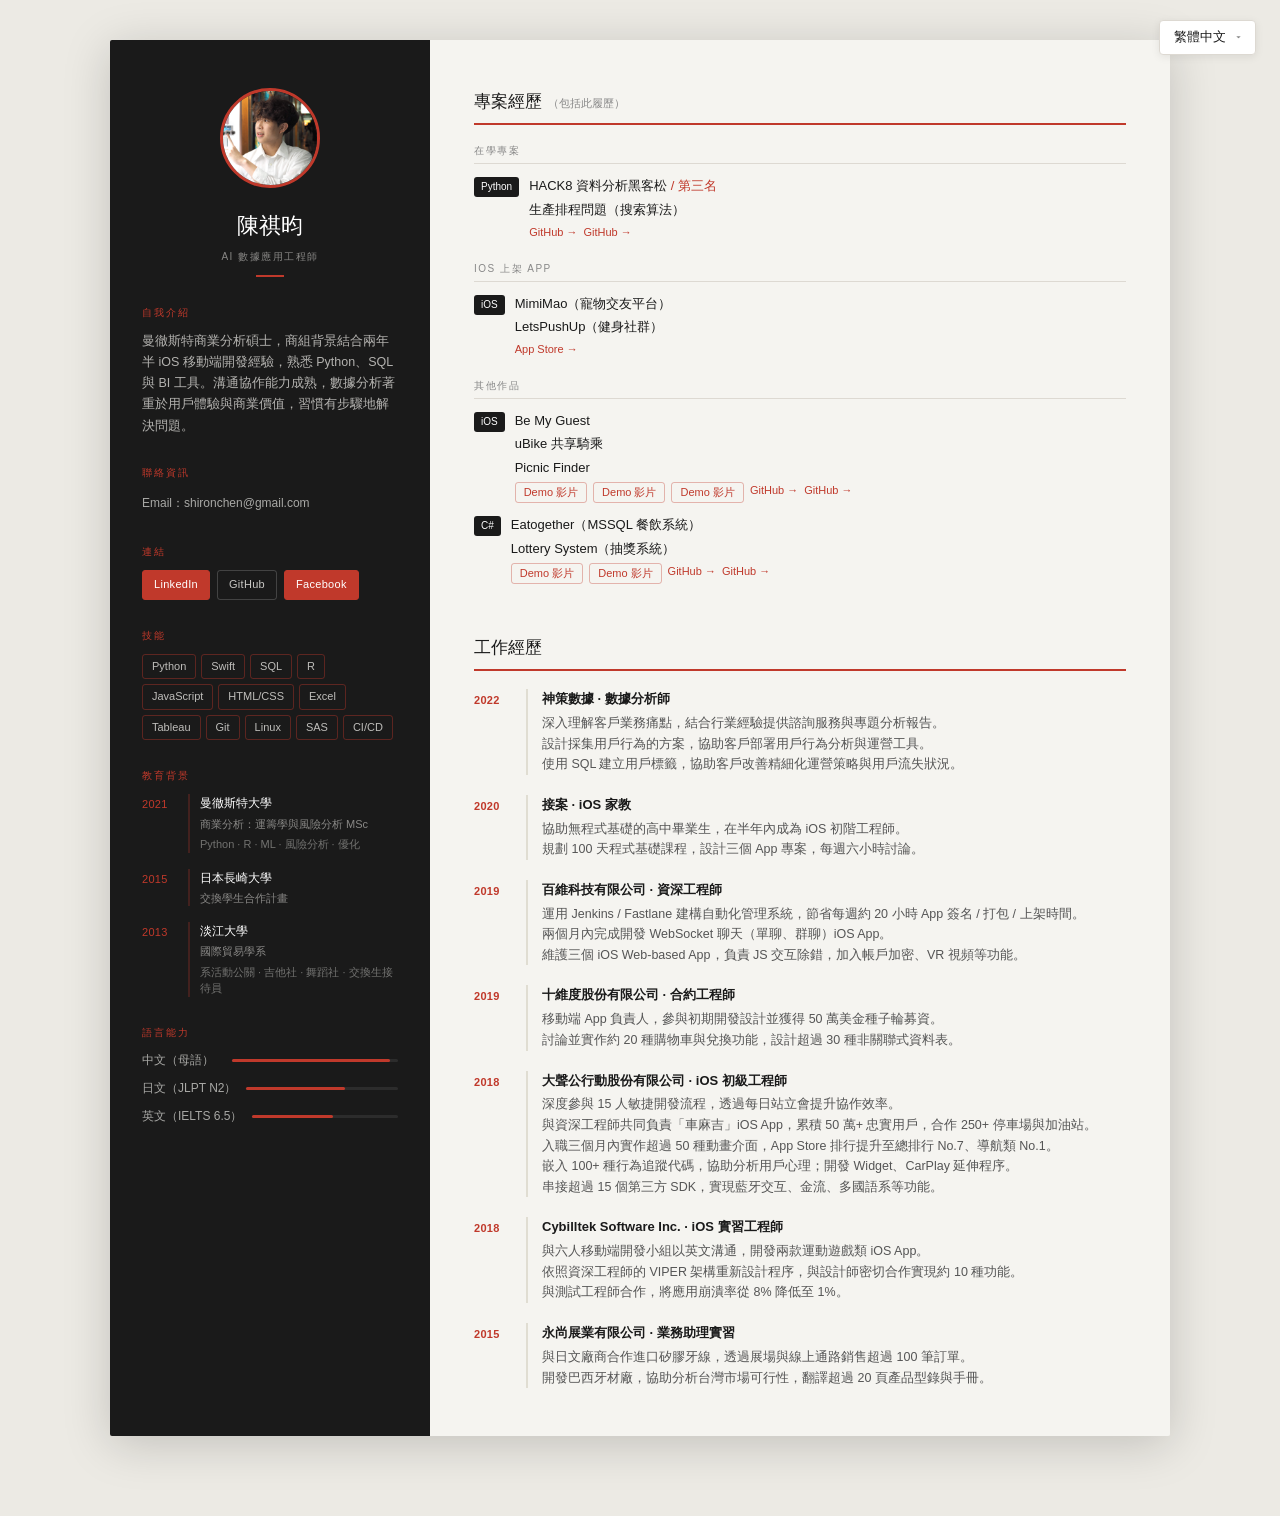
<file: resume/index.html>
<!DOCTYPE html>
<html lang="zh-TW">
<head>
  <meta charset="utf-8">
  <meta name="viewport" content="width=device-width, initial-scale=1.0">
  <title>陳祺昀 — 個人履歷</title>
  <link rel="stylesheet" href="style.css">
</head>
<body>

<nav class="lang-switcher">
  <div class="lang-current">繁體中文</div>
  <div class="lang-menu">
    <a href="./index.html" class="active">繁體中文</a>
    <a href="./resume-cn.html">简体中文</a>
    <a href="./resume-jp.html">日本語</a>
    <a href="./resume-en.html">English</a>
  </div>
</nav>

<div class="resume">

  <!-- ========== LEFT ========== -->
  <div class="col-left">

    <div class="profile">
      <img src="self3.jpg" alt="陳祺昀" class="profile-photo">
      <div class="profile-name">陳祺昀</div>
      <div class="profile-sub">AI 數據應用工程師</div>
      <div class="profile-divider"></div>
    </div>

    <div>
      <div class="lbl">自我介紹</div>
      <p style="font-size:12.5px;color:rgba(245,244,240,0.7);line-height:1.7;">
        曼徹斯特商業分析碩士，商組背景結合兩年半 iOS 移動端開發經驗，熟悉 Python、SQL 與 BI 工具。溝通協作能力成熟，數據分析著重於用戶體驗與商業價值，習慣有步驟地解決問題。
      </p>
    </div>

    <div>
      <div class="lbl">聯絡資訊</div>
      <ul class="contact-list">
        <li>Email：shironchen@gmail.com</li>
      </ul>
    </div>

    <div>
      <div class="lbl">連結</div>
      <div class="links">
        <a class="link-btn fill" href="https://www.linkedin.com/in/chenchiyun" target="_blank">LinkedIn</a>
        <a class="link-btn" href="https://github.com/shironchen" target="_blank">GitHub</a>
        <a class="link-btn fill" href="https://www.facebook.com/shironchen" target="_blank">Facebook</a>
      </div>
    </div>

    <div>
      <div class="lbl">技能</div>
      <div class="skill-tags">
        <span class="skill-tag">Python</span>
        <span class="skill-tag">Swift</span>
        <span class="skill-tag">SQL</span>
        <span class="skill-tag">R</span>
        <span class="skill-tag">JavaScript</span>
        <span class="skill-tag">HTML/CSS</span>
        <span class="skill-tag">Excel</span>
        <span class="skill-tag">Tableau</span>
        <span class="skill-tag">Git</span>
        <span class="skill-tag">Linux</span>
        <span class="skill-tag">SAS</span>
        <span class="skill-tag">CI/CD</span>
      </div>
    </div>

    <div>
      <div class="lbl">教育背景</div>
      <div class="edu-list">
        <div class="edu-item">
          <div class="edu-year">2021</div>
          <div class="edu-body">
            <strong>曼徹斯特大學</strong>
            <span>商業分析：運籌學與風險分析 MSc</span>
            <span style="margin-top:4px;font-size:11px;color:rgba(245,244,240,0.4);">Python · R · ML · 風險分析 · 優化</span>
          </div>
        </div>
        <div class="edu-item">
          <div class="edu-year">2015</div>
          <div class="edu-body">
            <strong>日本長崎大學</strong>
            <span>交換學生合作計畫</span>
          </div>
        </div>
        <div class="edu-item">
          <div class="edu-year">2013</div>
          <div class="edu-body">
            <strong>淡江大學</strong>
            <span>國際貿易學系</span>
            <span style="margin-top:4px;font-size:11px;color:rgba(245,244,240,0.4);">系活動公關 · 吉他社 · 舞蹈社 · 交換生接待員</span>
          </div>
        </div>
      </div>
    </div>

    <div>
      <div class="lbl">語言能力</div>
      <div class="lang-bars">
        <div class="lang-bar-row">
          <span class="name">中文（母語）</span>
          <div class="bar-track"><div class="bar-fill" style="width:95%"></div></div>
        </div>
        <div class="lang-bar-row">
          <span class="name">日文（JLPT N2）</span>
          <div class="bar-track"><div class="bar-fill" style="width:65%"></div></div>
        </div>
        <div class="lang-bar-row">
          <span class="name">英文（IELTS 6.5）</span>
          <div class="bar-track"><div class="bar-fill" style="width:55%"></div></div>
        </div>
      </div>
    </div>

  </div>

  <!-- ========== RIGHT ========== -->
  <div class="col-right">

    <div>
      <div class="sec-title">專案經歷<small>（包括此履歷）</small></div>

      <div class="proj-group">
        <div class="proj-group-lbl">在學專案</div>
        <div class="proj-row">
          <span class="proj-lang-badge">Python</span>
          <div class="proj-items">
            <div class="proj-name">HACK8 資料分析黑客松 <span style="color:#c0392b;font-weight:400;">/ 第三名</span></div>
            <div class="proj-name">生產排程問題（搜索算法）</div>
            <div class="proj-links">
              <a class="proj-link" href="https://github.com/shironchen/Hack8" target="_blank">GitHub →</a>
              <a class="proj-link" href="https://github.com/shironchen/PFSP_Problem" target="_blank">GitHub →</a>
            </div>
          </div>
        </div>
      </div>

      <div class="proj-group">
        <div class="proj-group-lbl">iOS 上架 App</div>
        <div class="proj-row">
          <span class="proj-lang-badge">iOS</span>
          <div class="proj-items">
            <div class="proj-name">MimiMao（寵物交友平台）</div>
            <div class="proj-name">LetsPushUp（健身社群）</div>
            <div class="proj-links">
              <a class="proj-link" href="https://apps.apple.com/gb/app/mimimao/id1538144540" target="_blank">App Store →</a>
            </div>
          </div>
        </div>
      </div>

      <div class="proj-group">
        <div class="proj-group-lbl">其他作品</div>
        <div class="proj-row">
          <span class="proj-lang-badge">iOS</span>
          <div class="proj-items">
            <div class="proj-name">Be My Guest</div>
            <div class="proj-name">uBike 共享騎乘</div>
            <div class="proj-name">Picnic Finder</div>
            <div class="proj-links">
              <button class="demo-btn" data-video="./images/bemyguest.mp4">Demo 影片</button>
              <button class="demo-btn" data-video="./images/uBike.mp4">Demo 影片</button>
              <button class="demo-btn" data-video="./images/letsPicnic.mp4">Demo 影片</button>
              <a class="proj-link" href="https://github.com/helloshirotw/friendy" target="_blank">GitHub →</a>
              <a class="proj-link" href="https://github.com/helloshirotw/letsPicnic" target="_blank">GitHub →</a>
            </div>
          </div>
        </div>
        <div class="proj-row" style="margin-top:10px;">
          <span class="proj-lang-badge">C#</span>
          <div class="proj-items">
            <div class="proj-name">Eatogether（MSSQL 餐飲系統）</div>
            <div class="proj-name">Lottery System（抽獎系統）</div>
            <div class="proj-links">
              <button class="demo-btn" data-video="./images/dingbendongTest.mp4">Demo 影片</button>
              <button class="demo-btn" data-video="./images/winformVideo03.mp4">Demo 影片</button>
              <a class="proj-link" href="https://github.com/HelloShiro/DingBenDong" target="_blank">GitHub →</a>
              <a class="proj-link" href="https://github.com/HelloShiro/windows_app/tree/master/lottery" target="_blank">GitHub →</a>
            </div>
          </div>
        </div>
      </div>
    </div>

    <div>
      <div class="sec-title">工作經歷</div>
      <div class="exp-list">

        <div class="exp-item">
          <div class="exp-year">2022</div>
          <div class="exp-body">
            <div class="exp-company">神策數據 · 數據分析師</div>
            <ul>
              <li>深入理解客戶業務痛點，結合行業經驗提供諮詢服務與專題分析報告。</li>
              <li>設計採集用戶行為的方案，協助客戶部署用戶行為分析與運營工具。</li>
              <li>使用 SQL 建立用戶標籤，協助客戶改善精細化運營策略與用戶流失狀況。</li>
            </ul>
          </div>
        </div>

        <div class="exp-item">
          <div class="exp-year">2020</div>
          <div class="exp-body">
            <div class="exp-company">接案 · iOS 家教</div>
            <ul>
              <li>協助無程式基礎的高中畢業生，在半年內成為 iOS 初階工程師。</li>
              <li>規劃 100 天程式基礎課程，設計三個 App 專案，每週六小時討論。</li>
            </ul>
          </div>
        </div>

        <div class="exp-item">
          <div class="exp-year">2019</div>
          <div class="exp-body">
            <div class="exp-company">百維科技有限公司 · 資深工程師</div>
            <ul>
              <li>運用 Jenkins / Fastlane 建構自動化管理系統，節省每週約 20 小時 App 簽名 / 打包 / 上架時間。</li>
              <li>兩個月內完成開發 WebSocket 聊天（單聊、群聊）iOS App。</li>
              <li>維護三個 iOS Web-based App，負責 JS 交互除錯，加入帳戶加密、VR 視頻等功能。</li>
            </ul>
          </div>
        </div>

        <div class="exp-item">
          <div class="exp-year">2019</div>
          <div class="exp-body">
            <div class="exp-company">十維度股份有限公司 · 合約工程師</div>
            <ul>
              <li>移動端 App 負責人，參與初期開發設計並獲得 50 萬美金種子輪募資。</li>
              <li>討論並實作約 20 種購物車與兌換功能，設計超過 30 種非關聯式資料表。</li>
            </ul>
          </div>
        </div>

        <div class="exp-item">
          <div class="exp-year">2018</div>
          <div class="exp-body">
            <div class="exp-company">大聲公行動股份有限公司 · iOS 初級工程師</div>
            <ul>
              <li>深度參與 15 人敏捷開發流程，透過每日站立會提升協作效率。</li>
              <li>與資深工程師共同負責「車麻吉」iOS App，累積 50 萬+ 忠實用戶，合作 250+ 停車場與加油站。</li>
              <li>入職三個月內實作超過 50 種動畫介面，App Store 排行提升至總排行 No.7、導航類 No.1。</li>
              <li>嵌入 100+ 種行為追蹤代碼，協助分析用戶心理；開發 Widget、CarPlay 延伸程序。</li>
              <li>串接超過 15 個第三方 SDK，實現藍牙交互、金流、多國語系等功能。</li>
            </ul>
          </div>
        </div>

        <div class="exp-item">
          <div class="exp-year">2018</div>
          <div class="exp-body">
            <div class="exp-company">Cybilltek Software Inc. · iOS 實習工程師</div>
            <ul>
              <li>與六人移動端開發小組以英文溝通，開發兩款運動遊戲類 iOS App。</li>
              <li>依照資深工程師的 VIPER 架構重新設計程序，與設計師密切合作實現約 10 種功能。</li>
              <li>與測試工程師合作，將應用崩潰率從 8% 降低至 1%。</li>
            </ul>
          </div>
        </div>

        <div class="exp-item">
          <div class="exp-year">2015</div>
          <div class="exp-body">
            <div class="exp-company">永尚展業有限公司 · 業務助理實習</div>
            <ul>
              <li>與日文廠商合作進口矽膠牙線，透過展場與線上通路銷售超過 100 筆訂單。</li>
              <li>開發巴西牙材廠，協助分析台灣市場可行性，翻譯超過 20 頁產品型錄與手冊。</li>
            </ul>
          </div>
        </div>

      </div>
    </div>

  </div>
</div>

<!-- Shared video modal -->
<div class="modal-overlay" id="modal-overlay">
  <div class="modal-box">
    <button id="modal-close">×</button>
    <video id="modal-video" controls></video>
  </div>
</div>

<script src="main.js"></script>
</body>
</html>
</file>
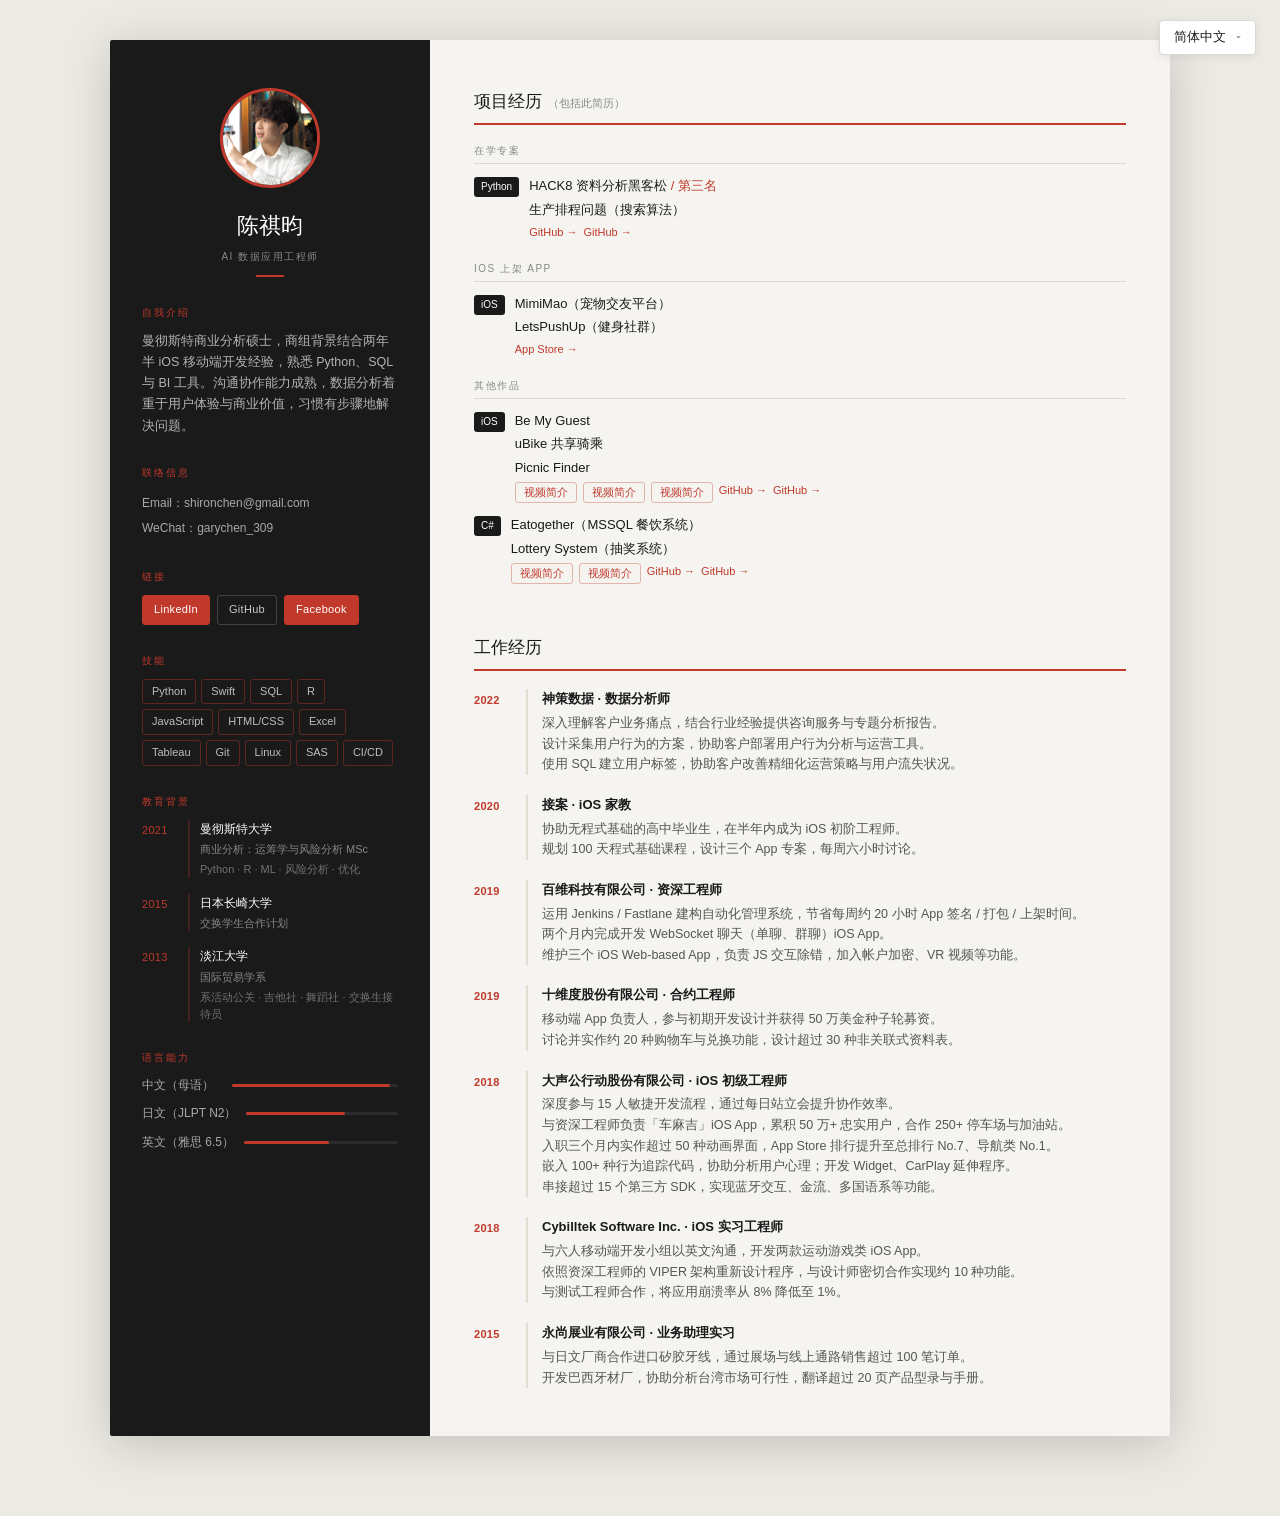
<file: resume/resume-cn.html>
<!DOCTYPE html>
<html lang="zh-CN">
<head>
  <meta charset="utf-8">
  <meta name="viewport" content="width=device-width, initial-scale=1.0">
  <title>陈祺昀 — 个人简历</title>
  <link rel="stylesheet" href="style.css">
</head>
<body>

<nav class="lang-switcher">
  <div class="lang-current">简体中文</div>
  <div class="lang-menu">
    <a href="./index.html">繁體中文</a>
    <a href="./resume-cn.html" class="active">简体中文</a>
    <a href="./resume-jp.html">日本語</a>
    <a href="./resume-en.html">English</a>
  </div>
</nav>

<div class="resume">

  <!-- ========== LEFT ========== -->
  <div class="col-left">

    <div class="profile">
      <img src="self3.jpg" alt="陈祺昀" class="profile-photo">
      <div class="profile-name">陈祺昀</div>
      <div class="profile-sub">AI 数据应用工程师</div>
      <div class="profile-divider"></div>
    </div>

    <div>
      <div class="lbl">自我介绍</div>
      <p style="font-size:12.5px;color:rgba(245,244,240,0.7);line-height:1.7;">
        曼彻斯特商业分析硕士，商组背景结合两年半 iOS 移动端开发经验，熟悉 Python、SQL 与 BI 工具。沟通协作能力成熟，数据分析着重于用户体验与商业价值，习惯有步骤地解决问题。
      </p>
    </div>

    <div>
      <div class="lbl">联络信息</div>
      <ul class="contact-list">
        <li>Email：shironchen@gmail.com</li>
        <li>WeChat：garychen_309</li>
      </ul>
    </div>

    <div>
      <div class="lbl">链接</div>
      <div class="links">
        <a class="link-btn fill" href="https://www.linkedin.com/in/chenchiyun" target="_blank">LinkedIn</a>
        <a class="link-btn" href="https://github.com/shironchen" target="_blank">GitHub</a>
        <a class="link-btn fill" href="https://www.facebook.com/shironchen" target="_blank">Facebook</a>
      </div>
    </div>

    <div>
      <div class="lbl">技能</div>
      <div class="skill-tags">
        <span class="skill-tag">Python</span>
        <span class="skill-tag">Swift</span>
        <span class="skill-tag">SQL</span>
        <span class="skill-tag">R</span>
        <span class="skill-tag">JavaScript</span>
        <span class="skill-tag">HTML/CSS</span>
        <span class="skill-tag">Excel</span>
        <span class="skill-tag">Tableau</span>
        <span class="skill-tag">Git</span>
        <span class="skill-tag">Linux</span>
        <span class="skill-tag">SAS</span>
        <span class="skill-tag">CI/CD</span>
      </div>
    </div>

    <div>
      <div class="lbl">教育背景</div>
      <div class="edu-list">
        <div class="edu-item">
          <div class="edu-year">2021</div>
          <div class="edu-body">
            <strong>曼彻斯特大学</strong>
            <span>商业分析：运筹学与风险分析 MSc</span>
            <span style="margin-top:4px;font-size:11px;color:rgba(245,244,240,0.4);">Python · R · ML · 风险分析 · 优化</span>
          </div>
        </div>
        <div class="edu-item">
          <div class="edu-year">2015</div>
          <div class="edu-body">
            <strong>日本长崎大学</strong>
            <span>交换学生合作计划</span>
          </div>
        </div>
        <div class="edu-item">
          <div class="edu-year">2013</div>
          <div class="edu-body">
            <strong>淡江大学</strong>
            <span>国际贸易学系</span>
            <span style="margin-top:4px;font-size:11px;color:rgba(245,244,240,0.4);">系活动公关 · 吉他社 · 舞蹈社 · 交换生接待员</span>
          </div>
        </div>
      </div>
    </div>

    <div>
      <div class="lbl">语言能力</div>
      <div class="lang-bars">
        <div class="lang-bar-row">
          <span class="name">中文（母语）</span>
          <div class="bar-track"><div class="bar-fill" style="width:95%"></div></div>
        </div>
        <div class="lang-bar-row">
          <span class="name">日文（JLPT N2）</span>
          <div class="bar-track"><div class="bar-fill" style="width:65%"></div></div>
        </div>
        <div class="lang-bar-row">
          <span class="name">英文（雅思 6.5）</span>
          <div class="bar-track"><div class="bar-fill" style="width:55%"></div></div>
        </div>
      </div>
    </div>

  </div>

  <!-- ========== RIGHT ========== -->
  <div class="col-right">

    <div>
      <div class="sec-title">项目经历<small>（包括此简历）</small></div>

      <div class="proj-group">
        <div class="proj-group-lbl">在学专案</div>
        <div class="proj-row">
          <span class="proj-lang-badge">Python</span>
          <div class="proj-items">
            <div class="proj-name">HACK8 资料分析黑客松 <span style="color:#c0392b;font-weight:400;">/ 第三名</span></div>
            <div class="proj-name">生产排程问题（搜索算法）</div>
            <div class="proj-links">
              <a class="proj-link" href="https://github.com/shironchen/Hack8" target="_blank">GitHub →</a>
              <a class="proj-link" href="https://github.com/shironchen/PFSP_Problem" target="_blank">GitHub →</a>
            </div>
          </div>
        </div>
      </div>

      <div class="proj-group">
        <div class="proj-group-lbl">iOS 上架 App</div>
        <div class="proj-row">
          <span class="proj-lang-badge">iOS</span>
          <div class="proj-items">
            <div class="proj-name">MimiMao（宠物交友平台）</div>
            <div class="proj-name">LetsPushUp（健身社群）</div>
            <div class="proj-links">
              <a class="proj-link" href="https://apps.apple.com/gb/app/mimimao/id1538144540" target="_blank">App Store →</a>
            </div>
          </div>
        </div>
      </div>

      <div class="proj-group">
        <div class="proj-group-lbl">其他作品</div>
        <div class="proj-row">
          <span class="proj-lang-badge">iOS</span>
          <div class="proj-items">
            <div class="proj-name">Be My Guest</div>
            <div class="proj-name">uBike 共享骑乘</div>
            <div class="proj-name">Picnic Finder</div>
            <div class="proj-links">
              <button class="demo-btn" data-video="./images/bemyguest.mp4">视频简介</button>
              <button class="demo-btn" data-video="./images/uBike.mp4">视频简介</button>
              <button class="demo-btn" data-video="./images/letsPicnic.mp4">视频简介</button>
              <a class="proj-link" href="https://github.com/helloshirotw/friendy" target="_blank">GitHub →</a>
              <a class="proj-link" href="https://github.com/helloshirotw/letsPicnic" target="_blank">GitHub →</a>
            </div>
          </div>
        </div>
        <div class="proj-row" style="margin-top:10px;">
          <span class="proj-lang-badge">C#</span>
          <div class="proj-items">
            <div class="proj-name">Eatogether（MSSQL 餐饮系统）</div>
            <div class="proj-name">Lottery System（抽奖系统）</div>
            <div class="proj-links">
              <button class="demo-btn" data-video="./images/dingbendongTest.mp4">视频简介</button>
              <button class="demo-btn" data-video="./images/winformVideo03.mp4">视频简介</button>
              <a class="proj-link" href="https://github.com/HelloShiro/DingBenDong" target="_blank">GitHub →</a>
              <a class="proj-link" href="https://github.com/HelloShiro/windows_app/tree/master/lottery" target="_blank">GitHub →</a>
            </div>
          </div>
        </div>
      </div>
    </div>

    <div>
      <div class="sec-title">工作经历</div>
      <div class="exp-list">

        <div class="exp-item">
          <div class="exp-year">2022</div>
          <div class="exp-body">
            <div class="exp-company">神策数据 · 数据分析师</div>
            <ul>
              <li>深入理解客户业务痛点，结合行业经验提供咨询服务与专题分析报告。</li>
              <li>设计采集用户行为的方案，协助客户部署用户行为分析与运营工具。</li>
              <li>使用 SQL 建立用户标签，协助客户改善精细化运营策略与用户流失状况。</li>
            </ul>
          </div>
        </div>

        <div class="exp-item">
          <div class="exp-year">2020</div>
          <div class="exp-body">
            <div class="exp-company">接案 · iOS 家教</div>
            <ul>
              <li>协助无程式基础的高中毕业生，在半年内成为 iOS 初阶工程师。</li>
              <li>规划 100 天程式基础课程，设计三个 App 专案，每周六小时讨论。</li>
            </ul>
          </div>
        </div>

        <div class="exp-item">
          <div class="exp-year">2019</div>
          <div class="exp-body">
            <div class="exp-company">百维科技有限公司 · 资深工程师</div>
            <ul>
              <li>运用 Jenkins / Fastlane 建构自动化管理系统，节省每周约 20 小时 App 签名 / 打包 / 上架时间。</li>
              <li>两个月内完成开发 WebSocket 聊天（单聊、群聊）iOS App。</li>
              <li>维护三个 iOS Web-based App，负责 JS 交互除错，加入帐户加密、VR 视频等功能。</li>
            </ul>
          </div>
        </div>

        <div class="exp-item">
          <div class="exp-year">2019</div>
          <div class="exp-body">
            <div class="exp-company">十维度股份有限公司 · 合约工程师</div>
            <ul>
              <li>移动端 App 负责人，参与初期开发设计并获得 50 万美金种子轮募资。</li>
              <li>讨论并实作约 20 种购物车与兑换功能，设计超过 30 种非关联式资料表。</li>
            </ul>
          </div>
        </div>

        <div class="exp-item">
          <div class="exp-year">2018</div>
          <div class="exp-body">
            <div class="exp-company">大声公行动股份有限公司 · iOS 初级工程师</div>
            <ul>
              <li>深度参与 15 人敏捷开发流程，通过每日站立会提升协作效率。</li>
              <li>与资深工程师负责「车麻吉」iOS App，累积 50 万+ 忠实用户，合作 250+ 停车场与加油站。</li>
              <li>入职三个月内实作超过 50 种动画界面，App Store 排行提升至总排行 No.7、导航类 No.1。</li>
              <li>嵌入 100+ 种行为追踪代码，协助分析用户心理；开发 Widget、CarPlay 延伸程序。</li>
              <li>串接超过 15 个第三方 SDK，实现蓝牙交互、金流、多国语系等功能。</li>
            </ul>
          </div>
        </div>

        <div class="exp-item">
          <div class="exp-year">2018</div>
          <div class="exp-body">
            <div class="exp-company">Cybilltek Software Inc. · iOS 实习工程师</div>
            <ul>
              <li>与六人移动端开发小组以英文沟通，开发两款运动游戏类 iOS App。</li>
              <li>依照资深工程师的 VIPER 架构重新设计程序，与设计师密切合作实现约 10 种功能。</li>
              <li>与测试工程师合作，将应用崩溃率从 8% 降低至 1%。</li>
            </ul>
          </div>
        </div>

        <div class="exp-item">
          <div class="exp-year">2015</div>
          <div class="exp-body">
            <div class="exp-company">永尚展业有限公司 · 业务助理实习</div>
            <ul>
              <li>与日文厂商合作进口矽胶牙线，通过展场与线上通路销售超过 100 笔订单。</li>
              <li>开发巴西牙材厂，协助分析台湾市场可行性，翻译超过 20 页产品型录与手册。</li>
            </ul>
          </div>
        </div>

      </div>
    </div>

  </div>
</div>

<div class="modal-overlay" id="modal-overlay">
  <div class="modal-box">
    <button id="modal-close">×</button>
    <video id="modal-video" controls></video>
  </div>
</div>

<script src="main.js"></script>
</body>
</html>
</file>
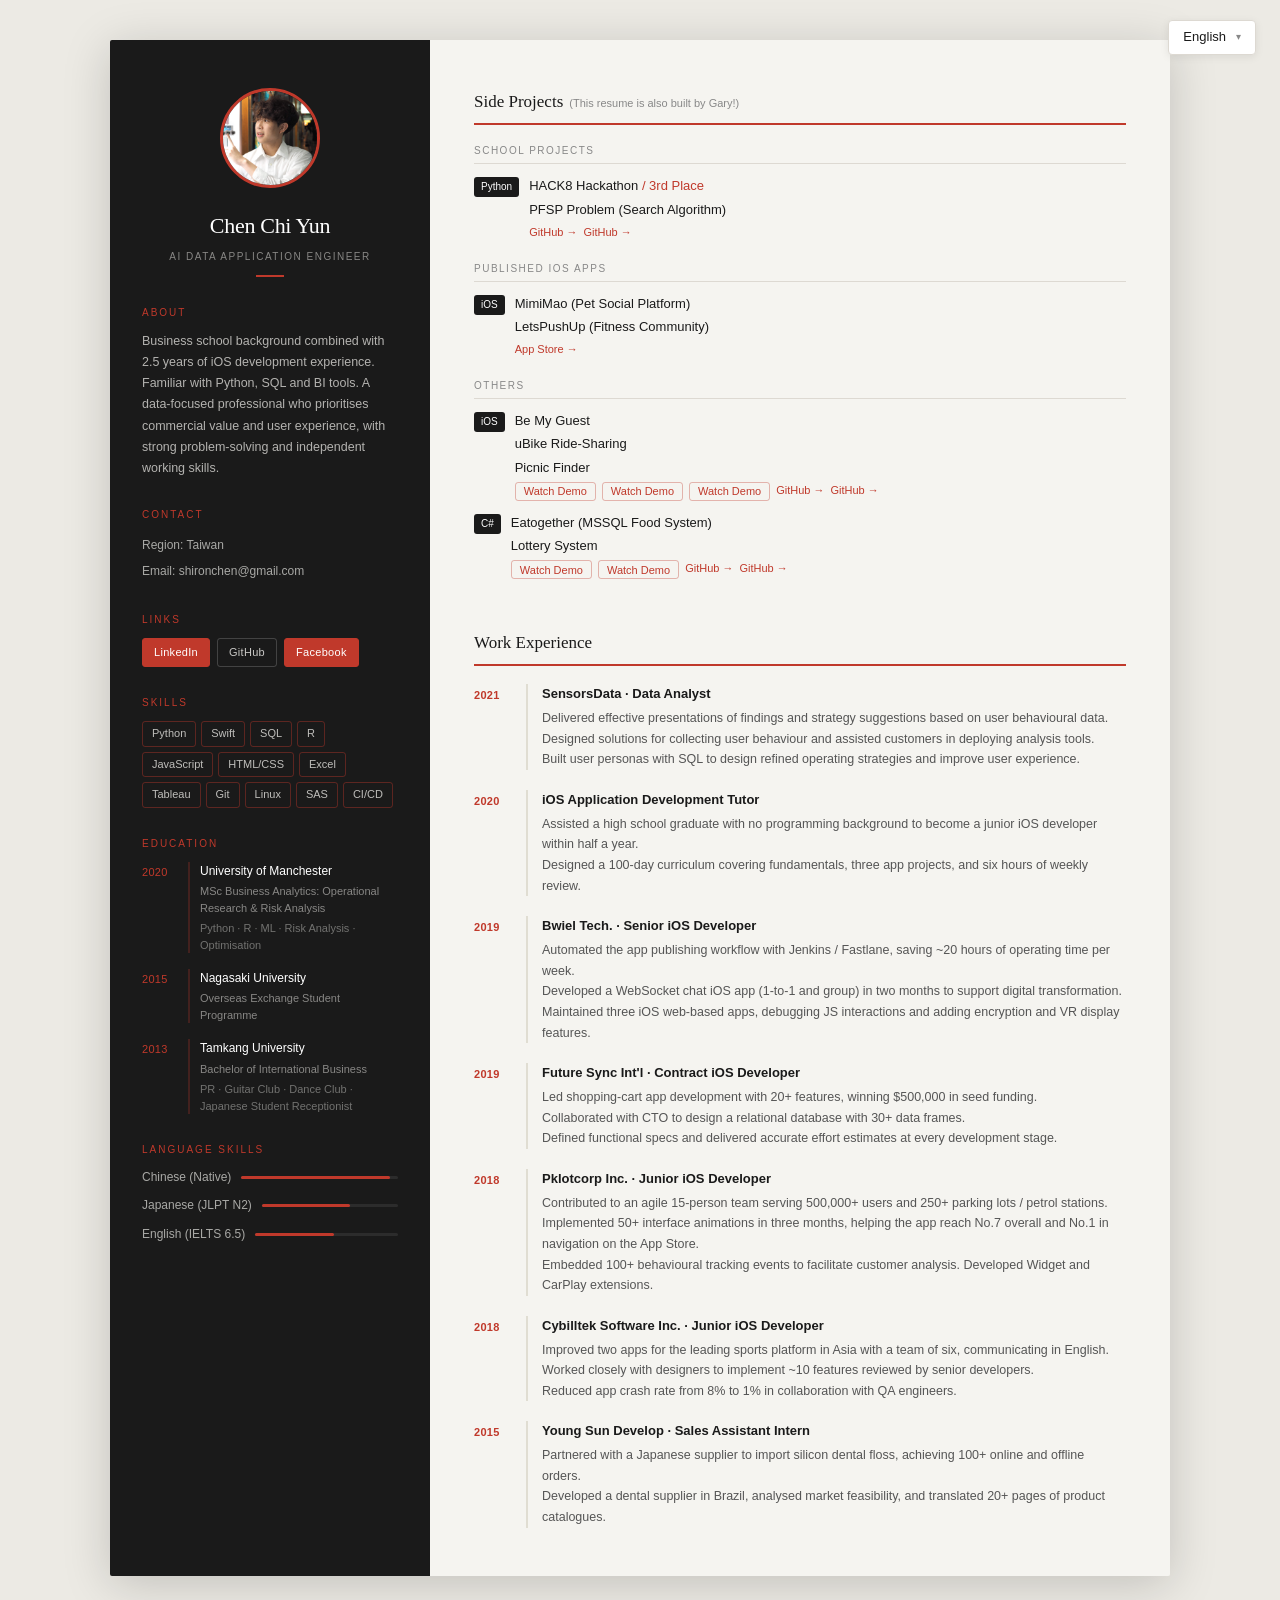
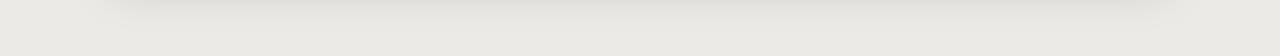
<file: resume/resume-en.html>
<!DOCTYPE html>
<html lang="en">
<head>
  <meta charset="utf-8">
  <meta name="viewport" content="width=device-width, initial-scale=1.0">
  <title>Chen Chi Yun — Resume</title>
  <link rel="stylesheet" href="style.css">
</head>
<body>

<nav class="lang-switcher">
  <div class="lang-current">English</div>
  <div class="lang-menu">
    <a href="./index.html">繁體中文</a>
    <a href="./resume-cn.html">简体中文</a>
    <a href="./resume-jp.html">日本語</a>
    <a href="./resume-en.html" class="active">English</a>
  </div>
</nav>

<div class="resume">

  <!-- ========== LEFT ========== -->
  <div class="col-left">

    <div class="profile">
      <img src="self3.jpg" alt="Chen Chi Yun" class="profile-photo">
      <div class="profile-name">Chen Chi Yun</div>
      <div class="profile-sub">AI Data Application Engineer</div>
      <div class="profile-divider"></div>
    </div>

    <div>
      <div class="lbl">About</div>
      <p style="font-size:12.5px;color:rgba(245,244,240,0.7);line-height:1.7;">
        Business school background combined with 2.5 years of iOS development experience. Familiar with Python, SQL and BI tools. A data-focused professional who prioritises commercial value and user experience, with strong problem-solving and independent working skills.
      </p>
    </div>

    <div>
      <div class="lbl">Contact</div>
      <ul class="contact-list">
        <li>Region: Taiwan</li>
        <li>Email: shironchen@gmail.com</li>
      </ul>
    </div>

    <div>
      <div class="lbl">Links</div>
      <div class="links">
        <a class="link-btn fill" href="https://www.linkedin.com/in/chenchiyun" target="_blank">LinkedIn</a>
        <a class="link-btn" href="https://github.com/shironchen" target="_blank">GitHub</a>
        <a class="link-btn fill" href="https://www.facebook.com/shironchen" target="_blank">Facebook</a>
      </div>
    </div>

    <div>
      <div class="lbl">Skills</div>
      <div class="skill-tags">
        <span class="skill-tag">Python</span>
        <span class="skill-tag">Swift</span>
        <span class="skill-tag">SQL</span>
        <span class="skill-tag">R</span>
        <span class="skill-tag">JavaScript</span>
        <span class="skill-tag">HTML/CSS</span>
        <span class="skill-tag">Excel</span>
        <span class="skill-tag">Tableau</span>
        <span class="skill-tag">Git</span>
        <span class="skill-tag">Linux</span>
        <span class="skill-tag">SAS</span>
        <span class="skill-tag">CI/CD</span>
      </div>
    </div>

    <div>
      <div class="lbl">Education</div>
      <div class="edu-list">
        <div class="edu-item">
          <div class="edu-year">2020</div>
          <div class="edu-body">
            <strong>University of Manchester</strong>
            <span>MSc Business Analytics: Operational Research &amp; Risk Analysis</span>
            <span style="margin-top:4px;font-size:11px;color:rgba(245,244,240,0.4);">Python · R · ML · Risk Analysis · Optimisation</span>
          </div>
        </div>
        <div class="edu-item">
          <div class="edu-year">2015</div>
          <div class="edu-body">
            <strong>Nagasaki University</strong>
            <span>Overseas Exchange Student Programme</span>
          </div>
        </div>
        <div class="edu-item">
          <div class="edu-year">2013</div>
          <div class="edu-body">
            <strong>Tamkang University</strong>
            <span>Bachelor of International Business</span>
            <span style="margin-top:4px;font-size:11px;color:rgba(245,244,240,0.4);">PR · Guitar Club · Dance Club · Japanese Student Receptionist</span>
          </div>
        </div>
      </div>
    </div>

    <div>
      <div class="lbl">Language Skills</div>
      <div class="lang-bars">
        <div class="lang-bar-row">
          <span class="name">Chinese (Native)</span>
          <div class="bar-track"><div class="bar-fill" style="width:95%"></div></div>
        </div>
        <div class="lang-bar-row">
          <span class="name">Japanese (JLPT N2)</span>
          <div class="bar-track"><div class="bar-fill" style="width:65%"></div></div>
        </div>
        <div class="lang-bar-row">
          <span class="name">English (IELTS 6.5)</span>
          <div class="bar-track"><div class="bar-fill" style="width:55%"></div></div>
        </div>
      </div>
    </div>

  </div>

  <!-- ========== RIGHT ========== -->
  <div class="col-right">

    <div>
      <div class="sec-title">Side Projects<small>(This resume is also built by Gary!)</small></div>

      <div class="proj-group">
        <div class="proj-group-lbl">School Projects</div>
        <div class="proj-row">
          <span class="proj-lang-badge">Python</span>
          <div class="proj-items">
            <div class="proj-name">HACK8 Hackathon <span style="color:#c0392b;font-weight:400;">/ 3rd Place</span></div>
            <div class="proj-name">PFSP Problem (Search Algorithm)</div>
            <div class="proj-links">
              <a class="proj-link" href="https://github.com/shironchen/Hack8" target="_blank">GitHub →</a>
              <a class="proj-link" href="https://github.com/shironchen/PFSP_Problem" target="_blank">GitHub →</a>
            </div>
          </div>
        </div>
      </div>

      <div class="proj-group">
        <div class="proj-group-lbl">Published iOS Apps</div>
        <div class="proj-row">
          <span class="proj-lang-badge">iOS</span>
          <div class="proj-items">
            <div class="proj-name">MimiMao (Pet Social Platform)</div>
            <div class="proj-name">LetsPushUp (Fitness Community)</div>
            <div class="proj-links">
              <a class="proj-link" href="https://apps.apple.com/gb/app/mimimao/id1538144540" target="_blank">App Store →</a>
            </div>
          </div>
        </div>
      </div>

      <div class="proj-group">
        <div class="proj-group-lbl">Others</div>
        <div class="proj-row">
          <span class="proj-lang-badge">iOS</span>
          <div class="proj-items">
            <div class="proj-name">Be My Guest</div>
            <div class="proj-name">uBike Ride-Sharing</div>
            <div class="proj-name">Picnic Finder</div>
            <div class="proj-links">
              <button class="demo-btn" data-video="./images/bemyguest.mp4">Watch Demo</button>
              <button class="demo-btn" data-video="./images/uBike.mp4">Watch Demo</button>
              <button class="demo-btn" data-video="./images/letsPicnic.mp4">Watch Demo</button>
              <a class="proj-link" href="https://github.com/helloshirotw/friendy" target="_blank">GitHub →</a>
              <a class="proj-link" href="https://github.com/helloshirotw/letsPicnic" target="_blank">GitHub →</a>
            </div>
          </div>
        </div>
        <div class="proj-row" style="margin-top:10px;">
          <span class="proj-lang-badge">C#</span>
          <div class="proj-items">
            <div class="proj-name">Eatogether (MSSQL Food System)</div>
            <div class="proj-name">Lottery System</div>
            <div class="proj-links">
              <button class="demo-btn" data-video="./images/dingbendongTest.mp4">Watch Demo</button>
              <button class="demo-btn" data-video="./images/winformVideo03.mp4">Watch Demo</button>
              <a class="proj-link" href="https://github.com/HelloShiro/DingBenDong" target="_blank">GitHub →</a>
              <a class="proj-link" href="https://github.com/HelloShiro/windows_app/tree/master/lottery" target="_blank">GitHub →</a>
            </div>
          </div>
        </div>
      </div>
    </div>

    <div>
      <div class="sec-title">Work Experience</div>
      <div class="exp-list">

        <div class="exp-item">
          <div class="exp-year">2021</div>
          <div class="exp-body">
            <div class="exp-company">SensorsData · Data Analyst</div>
            <ul>
              <li>Delivered effective presentations of findings and strategy suggestions based on user behavioural data.</li>
              <li>Designed solutions for collecting user behaviour and assisted customers in deploying analysis tools.</li>
              <li>Built user personas with SQL to design refined operating strategies and improve user experience.</li>
            </ul>
          </div>
        </div>

        <div class="exp-item">
          <div class="exp-year">2020</div>
          <div class="exp-body">
            <div class="exp-company">iOS Application Development Tutor</div>
            <ul>
              <li>Assisted a high school graduate with no programming background to become a junior iOS developer within half a year.</li>
              <li>Designed a 100-day curriculum covering fundamentals, three app projects, and six hours of weekly review.</li>
            </ul>
          </div>
        </div>

        <div class="exp-item">
          <div class="exp-year">2019</div>
          <div class="exp-body">
            <div class="exp-company">Bwiel Tech. · Senior iOS Developer</div>
            <ul>
              <li>Automated the app publishing workflow with Jenkins / Fastlane, saving ~20 hours of operating time per week.</li>
              <li>Developed a WebSocket chat iOS app (1-to-1 and group) in two months to support digital transformation.</li>
              <li>Maintained three iOS web-based apps, debugging JS interactions and adding encryption and VR display features.</li>
            </ul>
          </div>
        </div>

        <div class="exp-item">
          <div class="exp-year">2019</div>
          <div class="exp-body">
            <div class="exp-company">Future Sync Int'l · Contract iOS Developer</div>
            <ul>
              <li>Led shopping-cart app development with 20+ features, winning $500,000 in seed funding.</li>
              <li>Collaborated with CTO to design a relational database with 30+ data frames.</li>
              <li>Defined functional specs and delivered accurate effort estimates at every development stage.</li>
            </ul>
          </div>
        </div>

        <div class="exp-item">
          <div class="exp-year">2018</div>
          <div class="exp-body">
            <div class="exp-company">Pklotcorp Inc. · Junior iOS Developer</div>
            <ul>
              <li>Contributed to an agile 15-person team serving 500,000+ users and 250+ parking lots / petrol stations.</li>
              <li>Implemented 50+ interface animations in three months, helping the app reach No.7 overall and No.1 in navigation on the App Store.</li>
              <li>Embedded 100+ behavioural tracking events to facilitate customer analysis. Developed Widget and CarPlay extensions.</li>
            </ul>
          </div>
        </div>

        <div class="exp-item">
          <div class="exp-year">2018</div>
          <div class="exp-body">
            <div class="exp-company">Cybilltek Software Inc. · Junior iOS Developer</div>
            <ul>
              <li>Improved two apps for the leading sports platform in Asia with a team of six, communicating in English.</li>
              <li>Worked closely with designers to implement ~10 features reviewed by senior developers.</li>
              <li>Reduced app crash rate from 8% to 1% in collaboration with QA engineers.</li>
            </ul>
          </div>
        </div>

        <div class="exp-item">
          <div class="exp-year">2015</div>
          <div class="exp-body">
            <div class="exp-company">Young Sun Develop · Sales Assistant Intern</div>
            <ul>
              <li>Partnered with a Japanese supplier to import silicon dental floss, achieving 100+ online and offline orders.</li>
              <li>Developed a dental supplier in Brazil, analysed market feasibility, and translated 20+ pages of product catalogues.</li>
            </ul>
          </div>
        </div>

      </div>
    </div>

  </div>
</div>

<div class="modal-overlay" id="modal-overlay">
  <div class="modal-box">
    <button id="modal-close">×</button>
    <video id="modal-video" controls></video>
  </div>
</div>

<script src="main.js"></script>
</body>
</html>
</file>
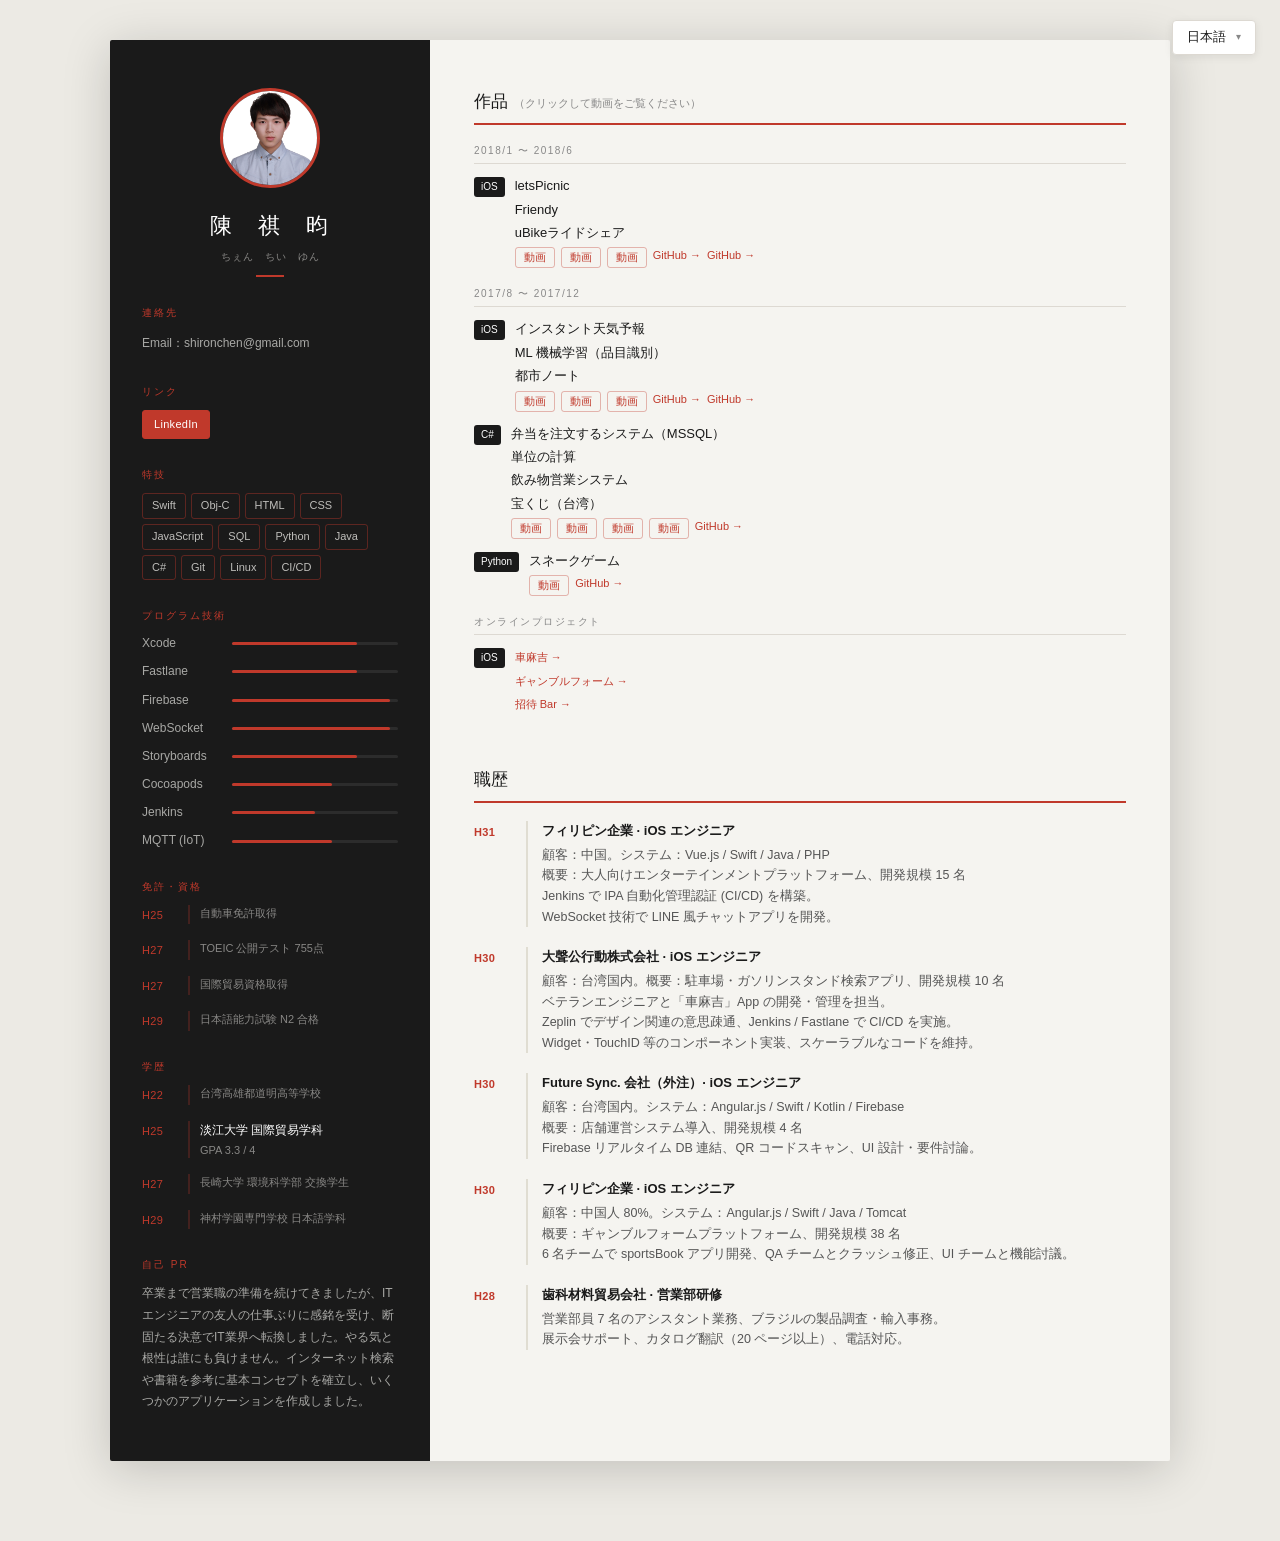
<file: resume/resume-jp.html>
<!DOCTYPE html>
<html lang="ja">
<head>
  <meta charset="utf-8">
  <meta name="viewport" content="width=device-width, initial-scale=1.0">
  <title>陳祺昀 — 履歴書</title>
  <link rel="stylesheet" href="style.css">
</head>
<body>

<nav class="lang-switcher">
  <div class="lang-current">日本語</div>
  <div class="lang-menu">
    <a href="./index.html">繁體中文</a>
    <a href="./resume-cn.html">简体中文</a>
    <a href="./resume-jp.html" class="active">日本語</a>
    <a href="./resume-en.html">English</a>
  </div>
</nav>

<div class="resume">

  <!-- ========== LEFT ========== -->
  <div class="col-left">

    <div class="profile">
      <img src="self1.jpg" alt="陳祺昀" class="profile-photo">
      <div class="profile-name" style="font-family:var(--sans);letter-spacing:2px;">陳　祺　昀</div>
      <div class="profile-sub" style="letter-spacing:1px;">ちぇん　ちい　ゆん</div>
      <div class="profile-divider"></div>
    </div>

    <div>
      <div class="lbl">連絡先</div>
      <ul class="contact-list">
        <li>Email：shironchen@gmail.com</li>
      </ul>
    </div>

    <div>
      <div class="lbl">リンク</div>
      <div class="links">
        <a class="link-btn fill" href="https://www.linkedin.com/in/chenchiyun" target="_blank">LinkedIn</a>
      </div>
    </div>

    <div>
      <div class="lbl">特技</div>
      <div class="skill-tags">
        <span class="skill-tag">Swift</span>
        <span class="skill-tag">Obj-C</span>
        <span class="skill-tag">HTML</span>
        <span class="skill-tag">CSS</span>
        <span class="skill-tag">JavaScript</span>
        <span class="skill-tag">SQL</span>
        <span class="skill-tag">Python</span>
        <span class="skill-tag">Java</span>
        <span class="skill-tag">C#</span>
        <span class="skill-tag">Git</span>
        <span class="skill-tag">Linux</span>
        <span class="skill-tag">CI/CD</span>
      </div>
    </div>

    <div>
      <div class="lbl">プログラム技術</div>
      <div class="lang-bars">
        <div class="lang-bar-row">
          <span class="name">Xcode</span>
          <div class="bar-track"><div class="bar-fill" style="width:75%"></div></div>
        </div>
        <div class="lang-bar-row">
          <span class="name">Fastlane</span>
          <div class="bar-track"><div class="bar-fill" style="width:75%"></div></div>
        </div>
        <div class="lang-bar-row">
          <span class="name">Firebase</span>
          <div class="bar-track"><div class="bar-fill" style="width:95%"></div></div>
        </div>
        <div class="lang-bar-row">
          <span class="name">WebSocket</span>
          <div class="bar-track"><div class="bar-fill" style="width:95%"></div></div>
        </div>
        <div class="lang-bar-row">
          <span class="name">Storyboards</span>
          <div class="bar-track"><div class="bar-fill" style="width:75%"></div></div>
        </div>
        <div class="lang-bar-row">
          <span class="name">Cocoapods</span>
          <div class="bar-track"><div class="bar-fill" style="width:60%"></div></div>
        </div>
        <div class="lang-bar-row">
          <span class="name">Jenkins</span>
          <div class="bar-track"><div class="bar-fill" style="width:50%"></div></div>
        </div>
        <div class="lang-bar-row">
          <span class="name">MQTT (IoT)</span>
          <div class="bar-track"><div class="bar-fill" style="width:60%"></div></div>
        </div>
      </div>
    </div>

    <div>
      <div class="lbl">免許・資格</div>
      <div class="edu-list">
        <div class="edu-item">
          <div class="edu-year">H25</div>
          <div class="edu-body"><span>自動車免許取得</span></div>
        </div>
        <div class="edu-item">
          <div class="edu-year">H27</div>
          <div class="edu-body"><span>TOEIC 公開テスト 755点</span></div>
        </div>
        <div class="edu-item">
          <div class="edu-year">H27</div>
          <div class="edu-body"><span>国際貿易資格取得</span></div>
        </div>
        <div class="edu-item">
          <div class="edu-year">H29</div>
          <div class="edu-body"><span>日本語能力試験 N2 合格</span></div>
        </div>
      </div>
    </div>

    <div>
      <div class="lbl">学歴</div>
      <div class="edu-list">
        <div class="edu-item">
          <div class="edu-year">H22</div>
          <div class="edu-body"><span>台湾高雄都道明高等学校</span></div>
        </div>
        <div class="edu-item">
          <div class="edu-year">H25</div>
          <div class="edu-body">
            <strong>淡江大学 国際貿易学科</strong>
            <span>GPA 3.3 / 4</span>
          </div>
        </div>
        <div class="edu-item">
          <div class="edu-year">H27</div>
          <div class="edu-body"><span>長崎大学 環境科学部 交換学生</span></div>
        </div>
        <div class="edu-item">
          <div class="edu-year">H29</div>
          <div class="edu-body"><span>神村学園専門学校 日本語学科</span></div>
        </div>
      </div>
    </div>

    <div>
      <div class="lbl">自己 PR</div>
      <p style="font-size:12px;color:rgba(245,244,240,0.65);line-height:1.8;">
        卒業まで営業職の準備を続けてきましたが、ITエンジニアの友人の仕事ぶりに感銘を受け、断固たる決意でIT業界へ転換しました。やる気と根性は誰にも負けません。インターネット検索や書籍を参考に基本コンセプトを確立し、いくつかのアプリケーションを作成しました。
      </p>
    </div>

  </div>

  <!-- ========== RIGHT ========== -->
  <div class="col-right">

    <div>
      <div class="sec-title">作品<small>（クリックして動画をご覧ください）</small></div>

      <div class="proj-group">
        <div class="proj-group-lbl">2018/1 〜 2018/6</div>
        <div class="proj-row">
          <span class="proj-lang-badge">iOS</span>
          <div class="proj-items">
            <div class="proj-name">letsPicnic</div>
            <div class="proj-name">Friendy</div>
            <div class="proj-name">uBikeライドシェア</div>
            <div class="proj-links">
              <button class="demo-btn" data-video="./images/letsPicnic.mp4">動画</button>
              <button class="demo-btn" data-video="./images/friendy.mp4">動画</button>
              <button class="demo-btn" data-video="./images/uBike.mp4">動画</button>
              <a class="proj-link" href="https://github.com/helloshirotw/letsPicnic" target="_blank">GitHub →</a>
              <a class="proj-link" href="https://github.com/helloshirotw/friendy" target="_blank">GitHub →</a>
            </div>
          </div>
        </div>
      </div>

      <div class="proj-group">
        <div class="proj-group-lbl">2017/8 〜 2017/12</div>
        <div class="proj-row">
          <span class="proj-lang-badge">iOS</span>
          <div class="proj-items">
            <div class="proj-name">インスタント天気予報</div>
            <div class="proj-name">ML 機械学習（品目識別）</div>
            <div class="proj-name">都市ノート</div>
            <div class="proj-links">
              <button class="demo-btn" data-video="./images/cityWeather.mp4">動画</button>
              <button class="demo-btn" data-video="./images/mL.mp4">動画</button>
              <button class="demo-btn" data-video="./images/cityMemo.mp4">動画</button>
              <a class="proj-link" href="https://github.com/HelloShiro/weatherApp" target="_blank">GitHub →</a>
              <a class="proj-link" href="https://github.com/HelloShiro/swift_app_programmatically/tree/master/cameraML" target="_blank">GitHub →</a>
            </div>
          </div>
        </div>
        <div class="proj-row" style="margin-top:10px;">
          <span class="proj-lang-badge">C#</span>
          <div class="proj-items">
            <div class="proj-name">弁当を注文するシステム（MSSQL）</div>
            <div class="proj-name">単位の計算</div>
            <div class="proj-name">飲み物営業システム</div>
            <div class="proj-name">宝くじ（台湾）</div>
            <div class="proj-links">
              <button class="demo-btn" data-video="./images/dingbendongTest.mp4">動画</button>
              <button class="demo-btn" data-video="./images/winformVideo01.mp4">動画</button>
              <button class="demo-btn" data-video="./images/winformVideo02.mp4">動画</button>
              <button class="demo-btn" data-video="./images/winformVideo03.mp4">動画</button>
              <a class="proj-link" href="https://github.com/HelloShiro/DingBenDong" target="_blank">GitHub →</a>
            </div>
          </div>
        </div>
        <div class="proj-row" style="margin-top:10px;">
          <span class="proj-lang-badge">Python</span>
          <div class="proj-items">
            <div class="proj-name">スネークゲーム</div>
            <div class="proj-links">
              <button class="demo-btn" data-video="./images/pySnake.mp4">動画</button>
              <a class="proj-link" href="https://github.com/HelloShiro/python_app" target="_blank">GitHub →</a>
            </div>
          </div>
        </div>
      </div>

      <div class="proj-group">
        <div class="proj-group-lbl">オンラインプロジェクト</div>
        <div class="proj-row">
          <span class="proj-lang-badge">iOS</span>
          <div class="proj-items">
            <div class="proj-name"><a class="proj-link" href="https://itunes.apple.com/tw/app/%E8%BB%8A%E9%BA%BB%E5%90%89/id1332581201?mt=8" target="_blank">車麻吉 →</a></div>
            <div class="proj-name"><a class="proj-link" href="https://www.wbviet.com/zh-cn/mobile/ios.php" target="_blank">ギャンブルフォーム →</a></div>
            <div class="proj-name"><a class="proj-link" href="https://bemyguest.vip/" target="_blank">招待 Bar →</a></div>
          </div>
        </div>
      </div>
    </div>

    <div>
      <div class="sec-title">職歴</div>
      <div class="exp-list">

        <div class="exp-item">
          <div class="exp-year">H31</div>
          <div class="exp-body">
            <div class="exp-company">フィリピン企業 · iOS エンジニア</div>
            <ul>
              <li>顧客：中国。システム：Vue.js / Swift / Java / PHP</li>
              <li>概要：大人向けエンターテインメントプラットフォーム、開発規模 15 名</li>
              <li>Jenkins で IPA 自動化管理認証 (CI/CD) を構築。</li>
              <li>WebSocket 技術で LINE 風チャットアプリを開発。</li>
            </ul>
          </div>
        </div>

        <div class="exp-item">
          <div class="exp-year">H30</div>
          <div class="exp-body">
            <div class="exp-company">大聲公行動株式会社 · iOS エンジニア</div>
            <ul>
              <li>顧客：台湾国内。概要：駐車場・ガソリンスタンド検索アプリ、開発規模 10 名</li>
              <li>ベテランエンジニアと「車麻吉」App の開発・管理を担当。</li>
              <li>Zeplin でデザイン関連の意思疎通、Jenkins / Fastlane で CI/CD を実施。</li>
              <li>Widget・TouchID 等のコンポーネント実装、スケーラブルなコードを維持。</li>
            </ul>
          </div>
        </div>

        <div class="exp-item">
          <div class="exp-year">H30</div>
          <div class="exp-body">
            <div class="exp-company">Future Sync. 会社（外注）· iOS エンジニア</div>
            <ul>
              <li>顧客：台湾国内。システム：Angular.js / Swift / Kotlin / Firebase</li>
              <li>概要：店舗運営システム導入、開発規模 4 名</li>
              <li>Firebase リアルタイム DB 連結、QR コードスキャン、UI 設計・要件討論。</li>
            </ul>
          </div>
        </div>

        <div class="exp-item">
          <div class="exp-year">H30</div>
          <div class="exp-body">
            <div class="exp-company">フィリピン企業 · iOS エンジニア</div>
            <ul>
              <li>顧客：中国人 80%。システム：Angular.js / Swift / Java / Tomcat</li>
              <li>概要：ギャンブルフォームプラットフォーム、開発規模 38 名</li>
              <li>6 名チームで sportsBook アプリ開発、QA チームとクラッシュ修正、UI チームと機能討議。</li>
            </ul>
          </div>
        </div>

        <div class="exp-item">
          <div class="exp-year">H28</div>
          <div class="exp-body">
            <div class="exp-company">歯科材料貿易会社 · 営業部研修</div>
            <ul>
              <li>営業部員 7 名のアシスタント業務、ブラジルの製品調査・輸入事務。</li>
              <li>展示会サポート、カタログ翻訳（20 ページ以上）、電話対応。</li>
            </ul>
          </div>
        </div>

      </div>
    </div>

  </div>
</div>

<div class="modal-overlay" id="modal-overlay">
  <div class="modal-box">
    <button id="modal-close">×</button>
    <video id="modal-video" controls></video>
  </div>
</div>

<script src="main.js"></script>
</body>
</html>
</file>
<file: resume/style.css>
/* shironchen.github.io — 典雅紙質 */

*, *::before, *::after { box-sizing: border-box; margin: 0; padding: 0; }

:root {
  --bg: #f5f4f0;
  --dark: #1a1a1a;
  --accent: #c0392b;
  --text-muted: #888;
  --border: #ddd9d2;
  --left-bg: #1a1a1a;
  --left-text: rgba(245,244,240,0.9);
  --left-muted: rgba(245,244,240,0.5);
  --serif: Georgia, 'Times New Roman', serif;
  --sans: -apple-system, BlinkMacSystemFont, 'Segoe UI', sans-serif;
}

body {
  background: #eceae4;
  color: var(--dark);
  font-family: var(--sans);
  font-size: 14px;
  line-height: 1.6;
  min-height: 100vh;
  display: flex;
  justify-content: center;
  align-items: flex-start;
  padding: 40px 20px 80px;
}

a { text-decoration: none; }
ul { list-style: none; padding: 0; }

/* ---- Language Switcher ---- */
.lang-switcher {
  position: fixed;
  top: 20px;
  right: 24px;
  z-index: 1000;
}

.lang-current {
  display: flex;
  align-items: center;
  gap: 6px;
  padding: 6px 14px;
  background: white;
  border: 1px solid var(--border);
  border-radius: 4px;
  cursor: pointer;
  font-size: 13px;
  color: var(--dark);
  user-select: none;
  box-shadow: 0 2px 8px rgba(0,0,0,0.08);
}

.lang-current::after {
  content: '▾';
  font-size: 10px;
  color: var(--text-muted);
  margin-left: 4px;
}

.lang-menu {
  display: none;
  position: absolute;
  top: calc(100% + 4px);
  right: 0;
  background: white;
  border: 1px solid var(--border);
  border-radius: 4px;
  min-width: 130px;
  box-shadow: 0 4px 16px rgba(0,0,0,0.1);
  overflow: hidden;
}

.lang-menu.open { display: block; }

.lang-menu a {
  display: block;
  padding: 9px 16px;
  font-size: 13px;
  color: var(--dark);
}

.lang-menu a:hover { background: #f5f4f0; }
.lang-menu a.active { color: var(--accent); background: #fdf5f5; }

/* ---- Resume Container ---- */
.resume {
  display: flex;
  width: 100%;
  max-width: 1060px;
  min-height: 800px;
  box-shadow: 0 8px 48px rgba(0,0,0,0.18);
  border-radius: 2px;
  overflow: hidden;
}

/* ---- Left Column ---- */
.col-left {
  flex: 0 0 320px;
  background: var(--left-bg);
  color: var(--left-text);
  padding: 48px 32px;
  display: flex;
  flex-direction: column;
  gap: 28px;
}

.profile { text-align: center; }

.profile-photo {
  width: 100px;
  height: 100px;
  border-radius: 50%;
  object-fit: cover;
  border: 3px solid var(--accent);
  margin-bottom: 14px;
}

.profile-name {
  font-family: var(--serif);
  font-size: 22px;
  font-weight: 400;
  letter-spacing: -0.3px;
  color: white;
}

.profile-sub {
  font-size: 10px;
  letter-spacing: 1.5px;
  color: var(--left-muted);
  text-transform: uppercase;
  margin-top: 5px;
}

.profile-divider {
  width: 28px;
  height: 2px;
  background: var(--accent);
  margin: 10px auto 0;
}

/* ---- Left section label ---- */
.lbl {
  font-size: 10px;
  letter-spacing: 2px;
  text-transform: uppercase;
  color: var(--accent);
  margin-bottom: 10px;
  font-family: var(--sans);
}

/* ---- Contact ---- */
.contact-list li {
  font-size: 12px;
  color: rgba(245,244,240,0.65);
  padding: 3px 0;
  word-break: break-all;
}

/* ---- Link buttons ---- */
.links { display: flex; flex-wrap: wrap; gap: 7px; }

.link-btn {
  display: inline-block;
  padding: 5px 11px;
  font-size: 11px;
  border: 1px solid rgba(255,255,255,0.18);
  border-radius: 3px;
  color: rgba(245,244,240,0.8);
  letter-spacing: 0.3px;
  transition: border-color 0.15s, color 0.15s;
}

.link-btn:hover { border-color: var(--accent); color: white; }
.link-btn.fill { background: var(--accent); border-color: var(--accent); color: white; }

/* ---- Skill tags ---- */
.skill-tags { display: flex; flex-wrap: wrap; gap: 5px; }

.skill-tag {
  font-size: 11px;
  padding: 3px 9px;
  border: 1px solid rgba(192,57,43,0.4);
  border-radius: 3px;
  color: rgba(245,244,240,0.75);
}

/* ---- Education timeline (left) ---- */
.edu-list { display: flex; flex-direction: column; gap: 16px; }

.edu-item { display: flex; gap: 12px; }

.edu-year {
  font-size: 11px;
  color: var(--accent);
  min-width: 34px;
  padding-top: 2px;
  letter-spacing: 0.3px;
}

.edu-body {
  border-left: 2px solid rgba(192,57,43,0.25);
  padding-left: 10px;
  flex: 1;
}

.edu-body strong {
  display: block;
  font-size: 12px;
  color: white;
  font-weight: 500;
  margin-bottom: 2px;
}

.edu-body span {
  display: block;
  font-size: 11px;
  color: var(--left-muted);
  line-height: 1.5;
}

/* ---- Language bars ---- */
.lang-bars { display: flex; flex-direction: column; gap: 9px; }

.lang-bar-row {
  display: flex;
  align-items: center;
  gap: 10px;
  font-size: 12px;
  color: rgba(245,244,240,0.65);
}

.lang-bar-row .name { min-width: 80px; }

.bar-track {
  flex: 1;
  height: 3px;
  background: rgba(255,255,255,0.08);
  border-radius: 2px;
}

.bar-fill {
  height: 100%;
  background: var(--accent);
  border-radius: 2px;
}

/* ---- Right Column ---- */
.col-right {
  flex: 1;
  background: var(--bg);
  padding: 48px 44px;
  display: flex;
  flex-direction: column;
  gap: 32px;
}

/* ---- Section heading (right) ---- */
.sec-title {
  font-family: var(--serif);
  font-size: 17px;
  font-weight: 400;
  color: var(--dark);
  margin-bottom: 18px;
  padding-bottom: 8px;
  border-bottom: 2px solid var(--accent);
}

.sec-title small {
  font-size: 11px;
  color: var(--text-muted);
  font-family: var(--sans);
  font-weight: 400;
  margin-left: 6px;
}

/* ---- Experience list (right) ---- */
.exp-list { display: flex; flex-direction: column; gap: 20px; }

.exp-item { display: flex; gap: 14px; }

.exp-year {
  font-size: 11px;
  color: var(--accent);
  min-width: 38px;
  padding-top: 3px;
  font-weight: 600;
  letter-spacing: 0.3px;
}

.exp-body {
  border-left: 2px solid #e0ddd2;
  padding-left: 14px;
  flex: 1;
}

.exp-company {
  font-size: 13px;
  font-weight: 600;
  color: var(--dark);
  margin-bottom: 3px;
}

.exp-body ul li {
  font-size: 12.5px;
  color: #555;
  line-height: 1.65;
}

/* ---- Project groups ---- */
.proj-group { margin-bottom: 18px; }

.proj-group-lbl {
  font-size: 10px;
  text-transform: uppercase;
  letter-spacing: 1.5px;
  color: var(--text-muted);
  margin-bottom: 10px;
  padding-bottom: 4px;
  border-bottom: 1px solid var(--border);
}

.proj-row {
  display: flex;
  align-items: flex-start;
  gap: 10px;
  margin-bottom: 8px;
}

.proj-lang-badge {
  font-size: 10px;
  background: var(--dark);
  color: white;
  padding: 2px 7px;
  border-radius: 3px;
  margin-top: 3px;
  white-space: nowrap;
}

.proj-items { flex: 1; }

.proj-name {
  font-size: 13px;
  font-weight: 500;
  color: var(--dark);
  line-height: 1.8;
}

.proj-links { display: flex; flex-wrap: wrap; gap: 6px; margin-top: 3px; }

.proj-link {
  font-size: 11px;
  color: var(--accent);
  border-bottom: 1px solid transparent;
  transition: border-color 0.15s;
}

.proj-link:hover { border-color: var(--accent); }

.demo-btn {
  font-size: 11px;
  color: var(--accent);
  background: none;
  border: 1px solid rgba(192,57,43,0.35);
  border-radius: 3px;
  padding: 2px 8px;
  cursor: pointer;
  font-family: var(--sans);
  transition: background 0.15s, color 0.15s;
}

.demo-btn:hover { background: var(--accent); color: white; border-color: var(--accent); }

/* ---- Modal ---- */
.modal-overlay {
  display: none;
  position: fixed;
  inset: 0;
  background: rgba(0,0,0,0.88);
  z-index: 2000;
  align-items: center;
  justify-content: center;
}

.modal-overlay.open { display: flex; }

.modal-box {
  position: relative;
  background: #111;
  border-radius: 4px;
  padding: 10px;
  max-width: 860px;
  width: 90%;
}

#modal-close {
  position: absolute;
  top: -13px;
  right: -13px;
  width: 26px;
  height: 26px;
  border-radius: 50%;
  background: var(--accent);
  color: white;
  border: none;
  font-size: 15px;
  cursor: pointer;
  display: flex;
  align-items: center;
  justify-content: center;
}

#modal-video { width: 100%; display: block; border-radius: 2px; }

/* ---- Responsive ---- */
@media (max-width: 800px) {
  body { padding: 0 0 40px; }

  .resume { flex-direction: column; box-shadow: none; border-radius: 0; }

  .col-left { flex: none; padding: 36px 24px; }
  .col-right { padding: 32px 24px; }

  .lang-switcher { top: 12px; right: 12px; }
}
</file>
